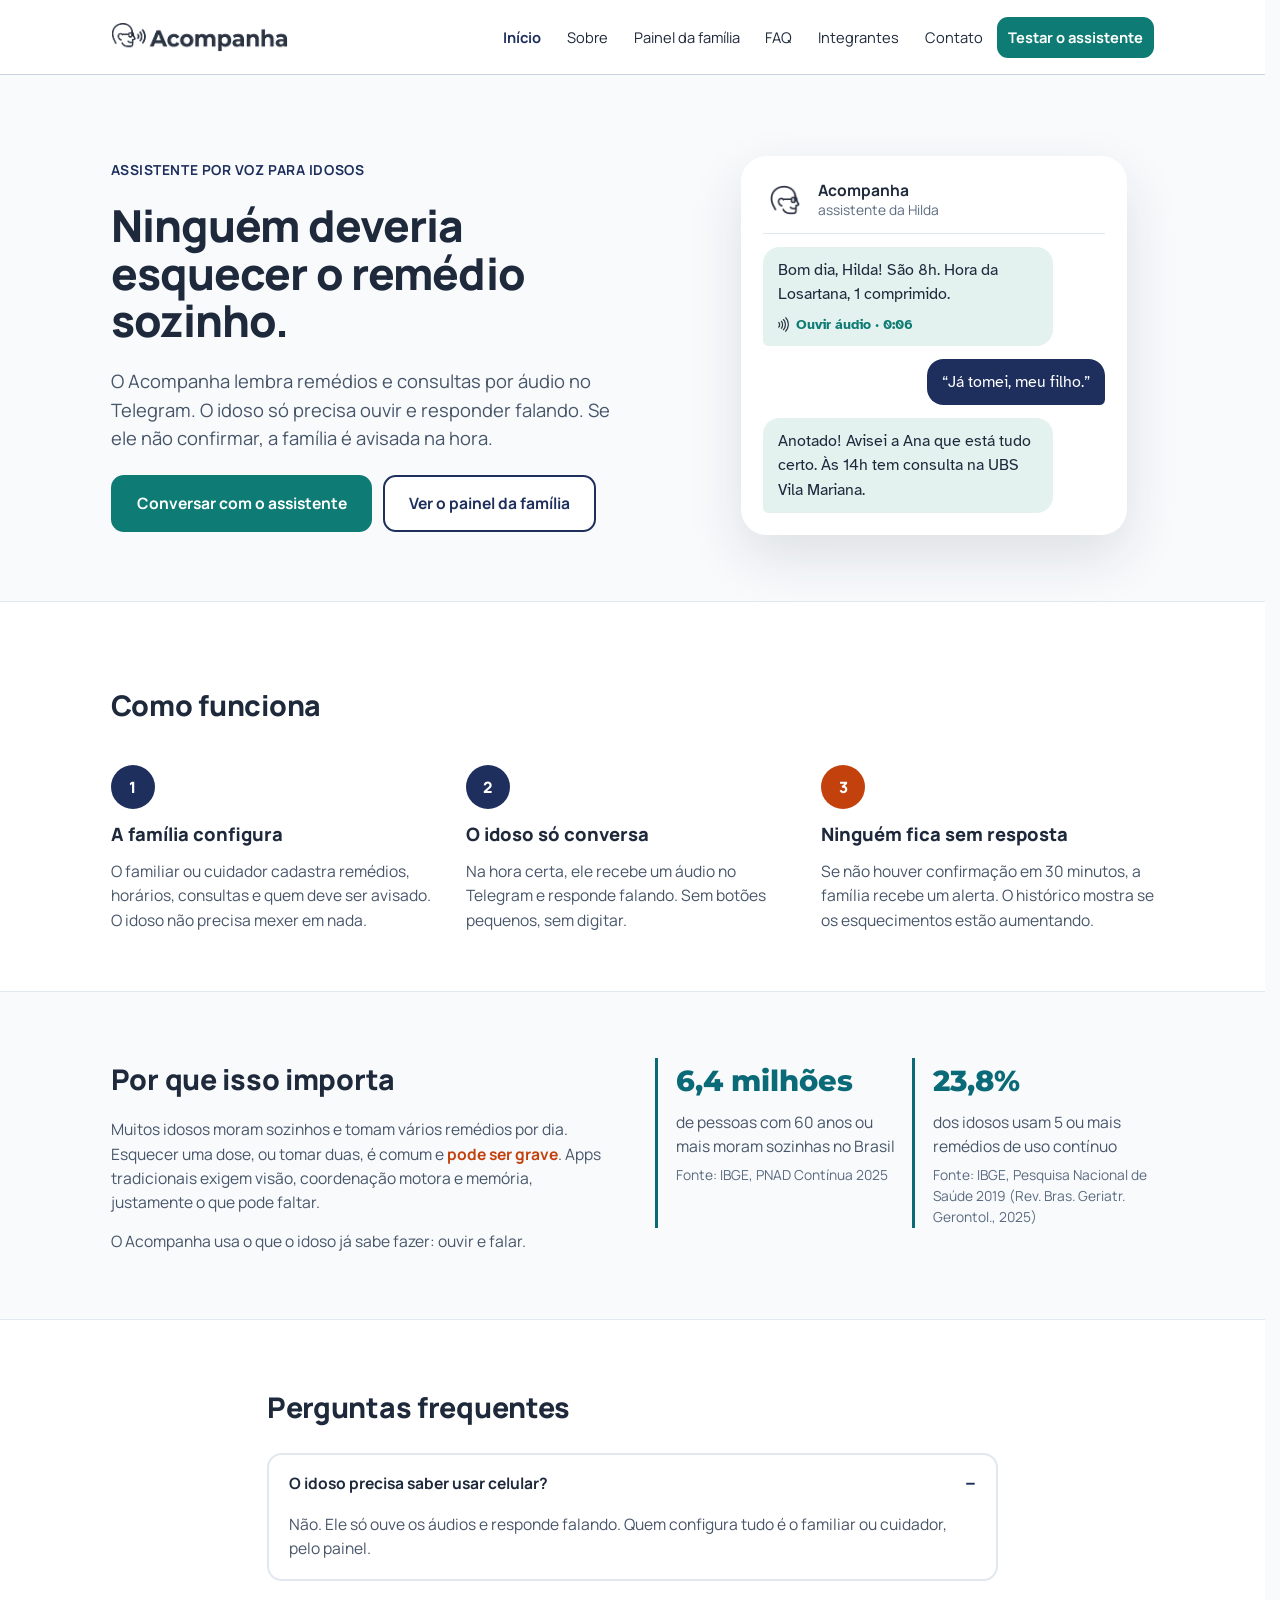
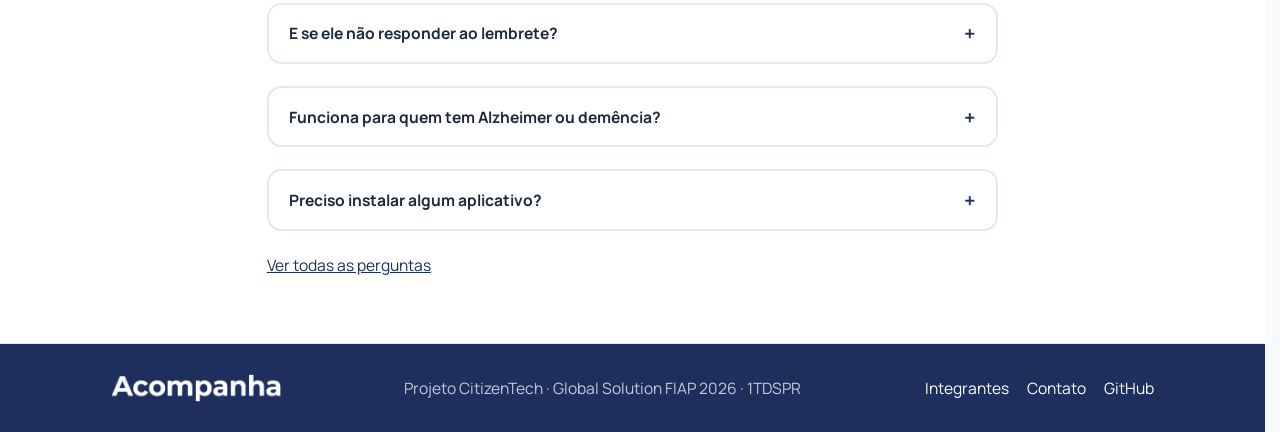
<file: index.html>
<!DOCTYPE html>
<html lang="pt-BR">
<head>
  <meta charset="UTF-8">
  <meta name="viewport" content="width=device-width, initial-scale=1.0">
  <title>Acompanha — Assistente por voz para idosos</title>
  <link rel="icon" type="image/png" href="assets/icons/favicon.png">
  <link rel="preconnect" href="https://fonts.googleapis.com">
  <link rel="preconnect" href="https://fonts.gstatic.com" crossorigin>
  <link href="https://fonts.googleapis.com/css2?family=Manrope:wght@400;500;600;700;800&amp;family=Montserrat:wght@800&amp;family=Atkinson+Hyperlegible:wght@400;700&amp;display=swap" rel="stylesheet">
  <link rel="stylesheet" href="css/style.css">
</head>
<body>
  <header class="cabecalho">
    <div class="cabecalho__conteudo">
      <a class="cabecalho__logo" href="index.html">
        <img src="assets/images/logo-acompanha@1x.png"
             srcset="assets/images/logo-acompanha@1x.png 1x, assets/images/logo-acompanha@2x.png 2x, assets/images/logo-acompanha@3x.png 3x"
             alt="Acompanha — início" width="193" height="32">
      </a>
      <button class="menu-botao" type="button" aria-expanded="false" aria-controls="navegacao" aria-label="Abrir menu">
        <img src="assets/icons/icone-conectividade.png" alt="" width="74" height="96">
      </button>
      <nav class="navegacao" id="navegacao" aria-label="Menu principal">
        <ul class="menu">
          <li><a class="menu__link menu__link--ativo" href="index.html" aria-current="page">Início</a></li>
          <li><a class="menu__link" href="sobre.html">Sobre</a></li>
          <li><a class="menu__link" href="painel.html">Painel da família</a></li>
          <li><a class="menu__link" href="faq.html">FAQ</a></li>
          <li><a class="menu__link" href="integrantes.html">Integrantes</a></li>
          <li><a class="menu__link" href="contato.html">Contato</a></li>
          <li><a class="menu__link menu__link--destaque" href="assistente.html">Testar o assistente</a></li>
        </ul>
      </nav>
    </div>
  </header>

  <main>
    <section class="hero" aria-labelledby="titulo-hero">
      <div class="hero__texto">
        <p class="sobretitulo">Assistente por voz para idosos</p>
        <h1 class="hero__titulo" id="titulo-hero">Ninguém deveria esquecer o remédio sozinho.</h1>
        <p class="texto-destaque">O Acompanha lembra remédios e consultas por áudio no Telegram. O idoso só precisa ouvir e responder falando. Se ele não confirmar, a família é avisada na hora.</p>
        <div class="botoes">
          <a class="botao botao--assistente" href="assistente.html">Conversar com o assistente</a>
          <a class="botao botao--secundario" href="painel.html">Ver o painel da família</a>
        </div>
      </div>

      <div class="hero__visual">
        <figure class="conversa" aria-label="Exemplo de conversa no Telegram">
          <figcaption class="conversa__topo">
            <img class="conversa__avatar" src="assets/icons/icone-rosto.png" alt="" width="48" height="48">
            <span class="conversa__nome">
              <strong>Acompanha</strong>
              <span>assistente da Hilda</span>
            </span>
          </figcaption>
          <p class="balao balao--assistente">
            Bom dia, Hilda! São 8h. Hora da Losartana, 1 comprimido.
            <span class="balao__audio">
              <img src="assets/icons/icone-conectividade.png" alt="" width="12" height="16">
              Ouvir áudio · 0:06
            </span>
          </p>
          <p class="balao balao--idoso">“Já tomei, meu filho.”</p>
          <p class="balao balao--assistente">Anotado! Avisei a Ana que está tudo certo. Às 14h tem consulta na UBS Vila Mariana.</p>
        </figure>
      </div>
    </section>

    <section class="faixa-branca" aria-labelledby="titulo-como">
      <div class="secao passos__conteudo">
        <h2 class="titulo-secao" id="titulo-como">Como funciona</h2>
        <ol class="passos">
          <li class="passo">
            <span class="passo__numero">1</span>
            <h3 class="passo__titulo">A família configura</h3>
            <p class="texto-suave">O familiar ou cuidador cadastra remédios, horários, consultas e quem deve ser avisado. O idoso não precisa mexer em nada.</p>
          </li>
          <li class="passo">
            <span class="passo__numero">2</span>
            <h3 class="passo__titulo">O idoso só conversa</h3>
            <p class="texto-suave">Na hora certa, ele recebe um áudio no Telegram e responde falando. Sem botões pequenos, sem digitar.</p>
          </li>
          <li class="passo">
            <span class="passo__numero passo__numero--alerta">3</span>
            <h3 class="passo__titulo">Ninguém fica sem resposta</h3>
            <p class="texto-suave">Se não houver confirmação em 30 minutos, a família recebe um alerta. O histórico mostra se os esquecimentos estão aumentando.</p>
          </li>
        </ol>
      </div>
    </section>

    <section class="secao importancia" aria-labelledby="titulo-porque">
      <div class="importancia__texto">
        <h2 class="titulo-secao" id="titulo-porque">Por que isso importa</h2>
        <p class="texto-suave">Muitos idosos moram sozinhos e tomam vários remédios por dia. Esquecer uma dose, ou tomar duas, é comum e <strong class="texto-alerta">pode ser grave</strong>. Apps tradicionais exigem visão, coordenação motora e memória, justamente o que pode faltar.</p>
        <p class="texto-suave">O Acompanha usa o que o idoso já sabe fazer: ouvir e falar.</p>
      </div>
      <div class="importancia__dados">
        <div class="dado">
          <p class="dado__valor">6,4 milhões</p>
          <p class="dado__descricao">de pessoas com 60 anos ou mais moram sozinhas no Brasil</p>
          <p class="dado__fonte">Fonte: IBGE, PNAD Contínua 2025</p>
        </div>
        <div class="dado">
          <p class="dado__valor">23,8%</p>
          <p class="dado__descricao">dos idosos usam 5 ou mais remédios de uso contínuo</p>
          <p class="dado__fonte">Fonte: IBGE, Pesquisa Nacional de Saúde 2019 (Rev. Bras. Geriatr. Gerontol., 2025)</p>
        </div>
      </div>
    </section>

    <section class="faixa-branca" aria-labelledby="titulo-faq">
      <div class="faq-previa">
        <h2 class="titulo-secao" id="titulo-faq">Perguntas frequentes</h2>
        <!-- name: só uma pergunta aberta por vez -->
        <div class="faq-previa__lista">
          <details class="pergunta" name="faq-inicio" open>
            <summary class="pergunta__titulo">O idoso precisa saber usar celular?</summary>
            <p class="pergunta__resposta">Não. Ele só ouve os áudios e responde falando. Quem configura tudo é o familiar ou cuidador, pelo painel.</p>
          </details>
          <details class="pergunta" name="faq-inicio">
            <summary class="pergunta__titulo">E se ele não responder ao lembrete?</summary>
            <p class="pergunta__resposta">O assistente tenta de novo e, se não houver confirmação em 30 minutos, envia um alerta para o familiar cadastrado.</p>
          </details>
          <details class="pergunta" name="faq-inicio">
            <summary class="pergunta__titulo">Funciona para quem tem Alzheimer ou demência?</summary>
            <p class="pergunta__resposta">O sistema não depende da memória do idoso: ele pergunta, confirma e registra. Respostas confusas ou repetidas também geram aviso para a família.</p>
          </details>
          <details class="pergunta" name="faq-inicio">
            <summary class="pergunta__titulo">Preciso instalar algum aplicativo?</summary>
            <p class="pergunta__resposta">Só o Telegram, que é gratuito. O painel da família funciona direto no navegador.</p>
          </details>
        </div>
        <p><a href="faq.html">Ver todas as perguntas</a></p>
      </div>
    </section>
  </main>

  <footer class="rodape">
    <div class="rodape__conteudo">
      <img class="rodape__logo" src="assets/images/logo-texto-branco.png" alt="Acompanha" width="186" height="30">
      <p class="rodape__texto">Projeto CitizenTech · Global Solution FIAP 2026 · 1TDSPR</p>
      <ul class="rodape__links">
        <li><a href="integrantes.html">Integrantes</a></li>
        <li><a href="contato.html">Contato</a></li>
        <li><a href="https://github.com/linorepos/acompanha-frontend" target="_blank" rel="noopener noreferrer">GitHub</a></li>
      </ul>
    </div>
  </footer>

  <script src="js/menu.js"></script>
</body>
</html>
</file>
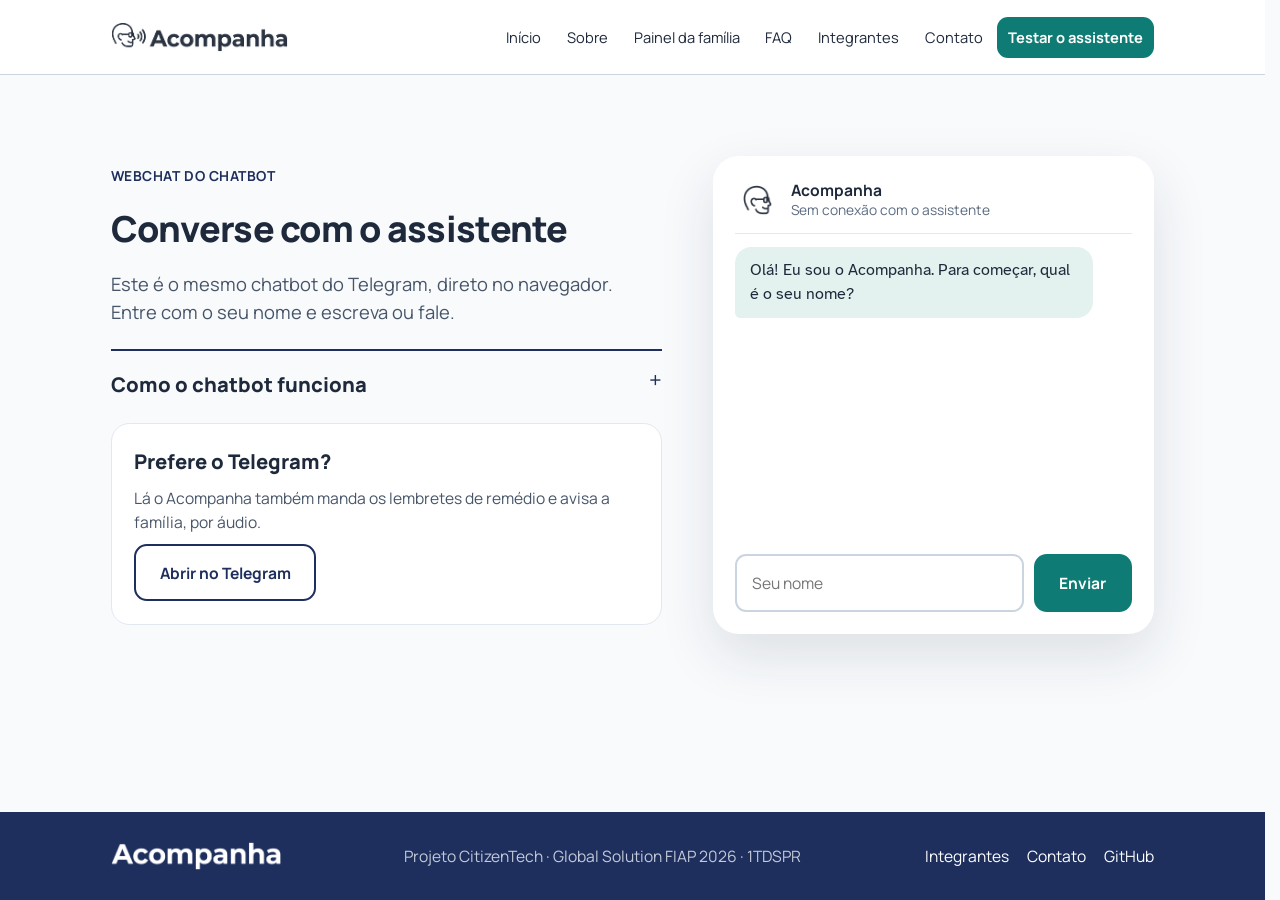
<file: assistente.html>
<!DOCTYPE html>
<html lang="pt-BR">
<head>
  <meta charset="UTF-8">
  <meta name="viewport" content="width=device-width, initial-scale=1.0">
  <title>Converse com o assistente — Acompanha</title>
  <link rel="icon" type="image/png" href="assets/icons/favicon.png">
  <link rel="preconnect" href="https://fonts.googleapis.com">
  <link rel="preconnect" href="https://fonts.gstatic.com" crossorigin>
  <link href="https://fonts.googleapis.com/css2?family=Manrope:wght@400;500;600;700;800&amp;family=Montserrat:wght@800&amp;family=Atkinson+Hyperlegible:wght@400;700&amp;display=swap" rel="stylesheet">
  <link rel="stylesheet" href="css/style.css">
  <link rel="stylesheet" href="css/assistente.css">
</head>
<body>
  <header class="cabecalho">
    <div class="cabecalho__conteudo">
      <a class="cabecalho__logo" href="index.html">
        <img src="assets/images/logo-acompanha@1x.png"
             srcset="assets/images/logo-acompanha@1x.png 1x, assets/images/logo-acompanha@2x.png 2x, assets/images/logo-acompanha@3x.png 3x"
             alt="Acompanha — início" width="120" height="32">
      </a>
      <button class="menu-botao" type="button" aria-expanded="false" aria-controls="navegacao" aria-label="Abrir menu">
        <img src="assets/icons/icone-conectividade.png" alt="" width="74" height="96">
      </button>
      <nav class="navegacao" id="navegacao" aria-label="Menu principal">
        <ul class="menu">
          <li><a class="menu__link" href="index.html">Início</a></li>
          <li><a class="menu__link" href="sobre.html">Sobre</a></li>
          <li><a class="menu__link" href="painel.html">Painel da família</a></li>
          <li><a class="menu__link" href="faq.html">FAQ</a></li>
          <li><a class="menu__link" href="integrantes.html">Integrantes</a></li>
          <li><a class="menu__link" href="contato.html">Contato</a></li>
          <li><a class="menu__link menu__link--destaque" href="assistente.html" aria-current="page">Testar o assistente</a></li>
        </ul>
      </nav>
    </div>
  </header>

  <main>
    <!-- Página da solução 2: Webchat do chatbot -->
    <div class="hero">
      <div class="hero__texto">
        <p class="sobretitulo">Webchat do chatbot</p>
        <h1 class="titulo-pagina">Converse com o assistente</h1>
        <p class="texto-destaque">Este é o mesmo chatbot do Telegram, direto no navegador. Entre com o seu nome e escreva ou fale.</p>

        <details class="pilar pilar--destaque">
          <summary class="pilar__resumo">
            <h2 class="pilar__titulo">Como o chatbot funciona</h2>
          </summary>
          <p class="texto-suave pilar__texto">Esta página é o Webchat do chatbot e foi feita para cumprir os requisitos de AI &amp; Chatbot da Global Solution. Ele entende 5 intenções (remédio, confirmar dose, consulta, pedir ajuda e falar com a família) e 5 entidades por IA, no Node-RED, com contexto por conversa.</p>
        </details>
        <div class="pilar">
          <h2 class="pilar__titulo">Prefere o Telegram?</h2>
          <p class="texto-suave">Lá o Acompanha também manda os lembretes de remédio e avisa a família, por áudio.</p>
          <a class="botao botao--secundario link-telegram" href="https://t.me/AcompanhaBot" target="_blank" rel="noopener noreferrer">Abrir no Telegram</a>
        </div>
      </div>

      <div class="hero__visual">
        <section class="conversa chat" aria-labelledby="chat-titulo">
          <header class="conversa__topo">
            <img class="conversa__avatar" src="assets/icons/icone-rosto.png" alt="" width="48" height="48">
            <span class="conversa__nome chat__topo-nome">
              <strong id="chat-titulo">Acompanha</strong>
              <span id="chat-status">Conectando...</span>
            </span>
            <button class="botao botao--secundario chat__sair escondido" id="chat-sair" type="button">Sair</button>
          </header>

          <ol class="chat__mensagens" id="chat-mensagens" aria-live="polite" aria-label="Conversa com o Acompanha"></ol>

          <div>
            <div id="chat-acoes" class="escondido">
              <button class="botao botao--assistente microfone" id="microfone" type="button" aria-pressed="false">
                <span aria-hidden="true">&#127908;</span> <span id="microfone-texto">Toque aqui e fale</span>
              </button>
              <div class="botoes chat__sugestoes" role="group" aria-label="Sugestões de mensagem">
                <button class="botao botao--secundario sugestao" type="button">Já tomei</button>
                <button class="botao botao--secundario sugestao" type="button">Minhas consultas</button>
                <button class="botao botao--secundario sugestao" type="button">Preciso de ajuda</button>
                <button class="botao botao--secundario sugestao" type="button">Falar com a família</button>
              </div>
            </div>

            <form class="chat__form" id="chat-form" novalidate>
              <label class="oculto" for="chat-texto">Sua mensagem</label>
              <input class="campo__entrada" id="chat-texto" type="text" maxlength="500" autocomplete="off" placeholder="Seu nome">
              <button class="botao botao--assistente" id="chat-enviar" type="submit">Enviar</button>
            </form>
            <p class="chat__erro" id="chat-erro" role="alert"></p>
          </div>
        </section>
      </div>
    </div>
  </main>

  <footer class="rodape">
    <div class="rodape__conteudo">
      <img class="rodape__logo" src="assets/images/logo-texto-branco.png" alt="Acompanha" width="186" height="30">
      <p class="rodape__texto">Projeto CitizenTech · Global Solution FIAP 2026 · 1TDSPR</p>
      <ul class="rodape__links">
        <li><a href="integrantes.html">Integrantes</a></li>
        <li><a href="contato.html">Contato</a></li>
        <li><a href="https://github.com/linorepos/acompanha-frontend" target="_blank" rel="noopener noreferrer">GitHub</a></li>
      </ul>
    </div>
  </footer>

  <script src="js/menu.js"></script>
  <script src="js/config.js"></script>
  <script src="js/assistente.js"></script>
</body>
</html>
</file>
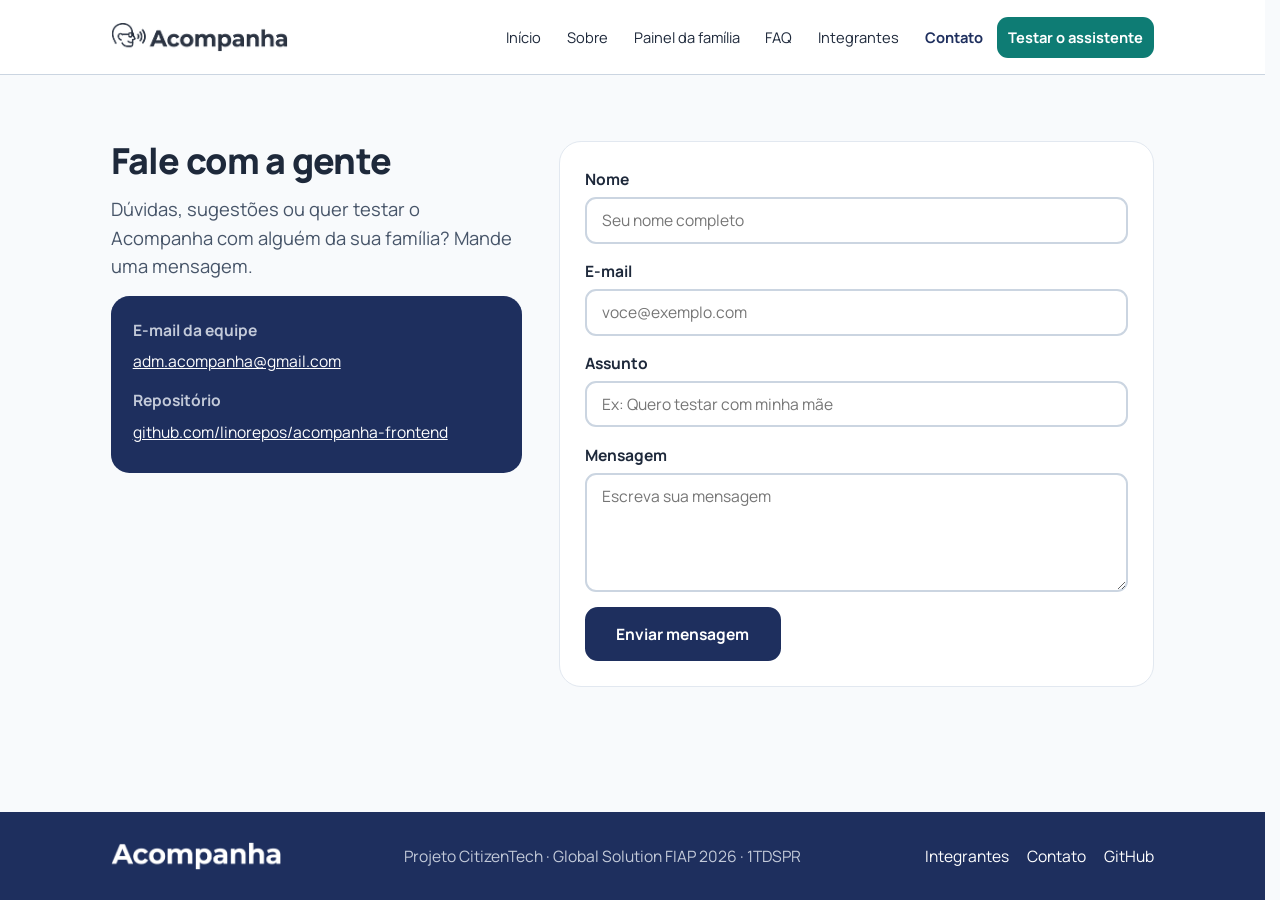
<file: contato.html>
<!DOCTYPE html>
<html lang="pt-BR">
<head>
  <meta charset="UTF-8">
  <meta name="viewport" content="width=device-width, initial-scale=1.0">
  <title>Contato — Acompanha</title>
  <link rel="icon" type="image/png" href="assets/icons/favicon.png">
  <link rel="preconnect" href="https://fonts.googleapis.com">
  <link rel="preconnect" href="https://fonts.gstatic.com" crossorigin>
  <link href="https://fonts.googleapis.com/css2?family=Manrope:wght@400;500;600;700;800&amp;family=Montserrat:wght@800&amp;family=Atkinson+Hyperlegible:wght@400;700&amp;display=swap" rel="stylesheet">
  <link rel="stylesheet" href="css/style.css">
</head>
<body>
  <header class="cabecalho">
    <div class="cabecalho__conteudo">
      <a class="cabecalho__logo" href="index.html">
        <img src="assets/images/logo-acompanha@1x.png"
             srcset="assets/images/logo-acompanha@1x.png 1x, assets/images/logo-acompanha@2x.png 2x, assets/images/logo-acompanha@3x.png 3x"
             alt="Acompanha — início" width="193" height="32">
      </a>
      <button class="menu-botao" type="button" aria-expanded="false" aria-controls="navegacao" aria-label="Abrir menu">
        <img src="assets/icons/icone-conectividade.png" alt="" width="74" height="96">
      </button>
      <nav class="navegacao" id="navegacao" aria-label="Menu principal">
        <ul class="menu">
          <li><a class="menu__link" href="index.html">Início</a></li>
          <li><a class="menu__link" href="sobre.html">Sobre</a></li>
          <li><a class="menu__link" href="painel.html">Painel da família</a></li>
          <li><a class="menu__link" href="faq.html">FAQ</a></li>
          <li><a class="menu__link" href="integrantes.html">Integrantes</a></li>
          <li><a class="menu__link menu__link--ativo" href="contato.html" aria-current="page">Contato</a></li>
          <li><a class="menu__link menu__link--destaque" href="assistente.html">Testar o assistente</a></li>
        </ul>
      </nav>
    </div>
  </header>

  <main>
    <section class="contato" aria-labelledby="titulo-pagina">
      <div class="contato__info">
        <h1 class="titulo-pagina" id="titulo-pagina">Fale com a gente</h1>
        <p class="texto-suave">Dúvidas, sugestões ou quer testar o Acompanha com alguém da sua família? Mande uma mensagem.</p>
        <dl class="contato__dados">
          <dt>E-mail da equipe</dt>
          <dd><a href="mailto:adm.acompanha@gmail.com">adm.acompanha@gmail.com</a></dd>
          <dt>Repositório</dt>
          <dd><a href="https://github.com/linorepos/acompanha-frontend" target="_blank" rel="noopener noreferrer">github.com/linorepos/acompanha-frontend</a></dd>
        </dl>
      </div>

      <form class="formulario" id="form-contato" action="#" method="post" novalidate>
        <label class="campo" for="nome">Nome
          <input class="campo__entrada" type="text" id="nome" name="nome" aria-describedby="erro-nome" placeholder="Seu nome completo">
          <span class="campo__erro" id="erro-nome"></span>
        </label>
        <label class="campo" for="email">E-mail
          <input class="campo__entrada" type="email" id="email" name="email" aria-describedby="erro-email" placeholder="voce@exemplo.com">
          <span class="campo__erro" id="erro-email"></span>
        </label>
        <label class="campo" for="assunto">Assunto
          <input class="campo__entrada" type="text" id="assunto" name="assunto" aria-describedby="erro-assunto" placeholder="Ex: Quero testar com minha mãe">
          <span class="campo__erro" id="erro-assunto"></span>
        </label>
        <label class="campo" for="mensagem">Mensagem
          <textarea class="campo__entrada" id="mensagem" name="mensagem" aria-describedby="erro-mensagem" rows="4" placeholder="Escreva sua mensagem"></textarea>
          <span class="campo__erro" id="erro-mensagem"></span>
        </label>
        <button type="submit" class="botao botao--principal" id="botao-enviar">Enviar mensagem</button>
        <p class="formulario__status" id="status-contato" role="status" aria-live="polite"></p>
      </form>
    </section>
  </main>

  <footer class="rodape">
    <div class="rodape__conteudo">
      <img class="rodape__logo" src="assets/images/logo-texto-branco.png" alt="Acompanha" width="186" height="30">
      <p class="rodape__texto">Projeto CitizenTech · Global Solution FIAP 2026 · 1TDSPR</p>
      <ul class="rodape__links">
        <li><a href="integrantes.html">Integrantes</a></li>
        <li><a href="contato.html">Contato</a></li>
        <li><a href="https://github.com/linorepos/acompanha-frontend" target="_blank" rel="noopener noreferrer">GitHub</a></li>
      </ul>
    </div>
  </footer>

  <script src="js/menu.js"></script>
  <script src="js/contato.js"></script>
</body>
</html>
</file>
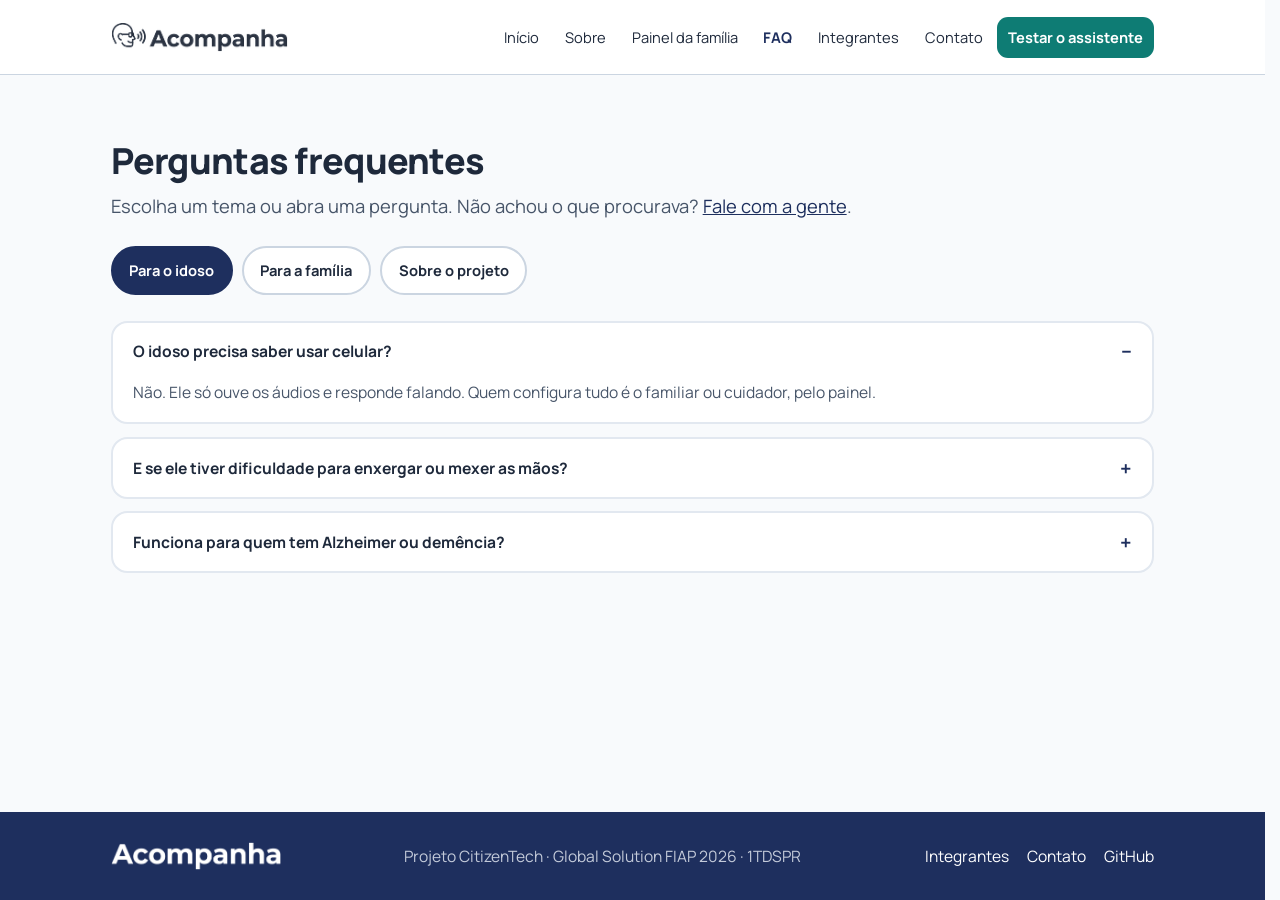
<file: faq.html>
<!DOCTYPE html>
<html lang="pt-BR">
<head>
  <meta charset="UTF-8">
  <meta name="viewport" content="width=device-width, initial-scale=1.0">
  <title>Perguntas frequentes — Acompanha</title>
  <link rel="icon" type="image/png" href="assets/icons/favicon.png">
  <link rel="preconnect" href="https://fonts.googleapis.com">
  <link rel="preconnect" href="https://fonts.gstatic.com" crossorigin>
  <link href="https://fonts.googleapis.com/css2?family=Manrope:wght@400;500;600;700;800&amp;family=Montserrat:wght@800&amp;family=Atkinson+Hyperlegible:wght@400;700&amp;display=swap" rel="stylesheet">
  <link rel="stylesheet" href="css/style.css">
</head>
<body>
  <header class="cabecalho">
    <div class="cabecalho__conteudo">
      <a class="cabecalho__logo" href="index.html">
        <img src="assets/images/logo-acompanha@1x.png"
             srcset="assets/images/logo-acompanha@1x.png 1x, assets/images/logo-acompanha@2x.png 2x, assets/images/logo-acompanha@3x.png 3x"
             alt="Acompanha — início" width="193" height="32">
      </a>
      <button class="menu-botao" type="button" aria-expanded="false" aria-controls="navegacao" aria-label="Abrir menu">
        <img src="assets/icons/icone-conectividade.png" alt="" width="74" height="96">
      </button>
      <nav class="navegacao" id="navegacao" aria-label="Menu principal">
        <ul class="menu">
          <li><a class="menu__link" href="index.html">Início</a></li>
          <li><a class="menu__link" href="sobre.html">Sobre</a></li>
          <li><a class="menu__link" href="painel.html">Painel da família</a></li>
          <li><a class="menu__link menu__link--ativo" href="faq.html" aria-current="page">FAQ</a></li>
          <li><a class="menu__link" href="integrantes.html">Integrantes</a></li>
          <li><a class="menu__link" href="contato.html">Contato</a></li>
          <li><a class="menu__link menu__link--destaque" href="assistente.html">Testar o assistente</a></li>
        </ul>
      </nav>
    </div>
  </header>

  <main>
    <section class="faq" aria-labelledby="titulo-pagina">
      <div class="faq__cabecalho">
        <h1 class="titulo-pagina" id="titulo-pagina">Perguntas frequentes</h1>
        <p class="texto-suave">Escolha um tema ou abra uma pergunta. Não achou o que procurava? <a href="contato.html">Fale com a gente</a>.</p>
      </div>

      <div class="filtros" aria-label="Filtrar por tema">
        <button type="button" class="filtro filtro--ativo" data-tema="idoso">Para o idoso</button>
        <button type="button" class="filtro" data-tema="familia">Para a família</button>
        <button type="button" class="filtro" data-tema="projeto">Sobre o projeto</button>
      </div>

      <div class="faq__lista">
        <details class="pergunta" name="faq" data-tema="idoso" open>
          <summary class="pergunta__titulo">
            O idoso precisa saber usar celular?
          </summary>
          <p class="pergunta__resposta">Não. Ele só ouve os áudios e responde falando. Quem configura tudo é o familiar ou cuidador, pelo painel.</p>
        </details>
        <details class="pergunta" name="faq" data-tema="idoso">
          <summary class="pergunta__titulo">
            E se ele tiver dificuldade para enxergar ou mexer as mãos?
          </summary>
          <p class="pergunta__resposta">Toda a conversa pode ser feita por voz, sem botões pequenos e sem digitar.</p>
        </details>
        <details class="pergunta" name="faq" data-tema="idoso">
          <summary class="pergunta__titulo">
            Funciona para quem tem Alzheimer ou demência?
          </summary>
          <p class="pergunta__resposta">O sistema não depende da memória do idoso: pergunta, confirma e registra. Respostas confusas ou repetidas também geram aviso para a família.</p>
        </details>
        <details class="pergunta" name="faq" data-tema="familia">
          <summary class="pergunta__titulo">
            E se ele não responder ao lembrete?
          </summary>
          <p class="pergunta__resposta">O assistente tenta de novo e, sem confirmação em 30 minutos, envia um alerta para o familiar cadastrado.</p>
        </details>
        <details class="pergunta" name="faq" data-tema="familia">
          <summary class="pergunta__titulo">
            Posso cadastrar mais de um familiar?
          </summary>
          <p class="pergunta__resposta">Sim. Vários familiares ou cuidadores podem receber os alertas e ver o histórico.</p>
        </details>
        <details class="pergunta" name="faq" data-tema="familia">
          <summary class="pergunta__titulo">
            Consigo ver se ele está esquecendo mais?
          </summary>
          <p class="pergunta__resposta">Sim. O painel mostra o histórico da semana e destaca os dias com doses não confirmadas.</p>
        </details>
        <details class="pergunta" name="faq" data-tema="projeto">
          <summary class="pergunta__titulo">
            Preciso instalar algum aplicativo?
          </summary>
          <p class="pergunta__resposta">Só o Telegram, que é gratuito. O painel da família funciona direto no navegador.</p>
        </details>
        <details class="pergunta" name="faq" data-tema="projeto">
          <summary class="pergunta__titulo">
            Quem desenvolveu o Acompanha?
          </summary>
          <p class="pergunta__resposta">Um grupo de alunos do 1º ano de Análise e Desenvolvimento de Sistemas da FIAP, como projeto da Global Solution 2026.</p>
        </details>
      </div>
    </section>
  </main>

  <footer class="rodape">
    <div class="rodape__conteudo">
      <img class="rodape__logo" src="assets/images/logo-texto-branco.png" alt="Acompanha" width="186" height="30">
      <p class="rodape__texto">Projeto CitizenTech · Global Solution FIAP 2026 · 1TDSPR</p>
      <ul class="rodape__links">
        <li><a href="integrantes.html">Integrantes</a></li>
        <li><a href="contato.html">Contato</a></li>
        <li><a href="https://github.com/linorepos/acompanha-frontend" target="_blank" rel="noopener noreferrer">GitHub</a></li>
      </ul>
    </div>
  </footer>

  <script src="js/menu.js"></script>
  <script src="js/faq.js"></script>
</body>
</html>
</file>
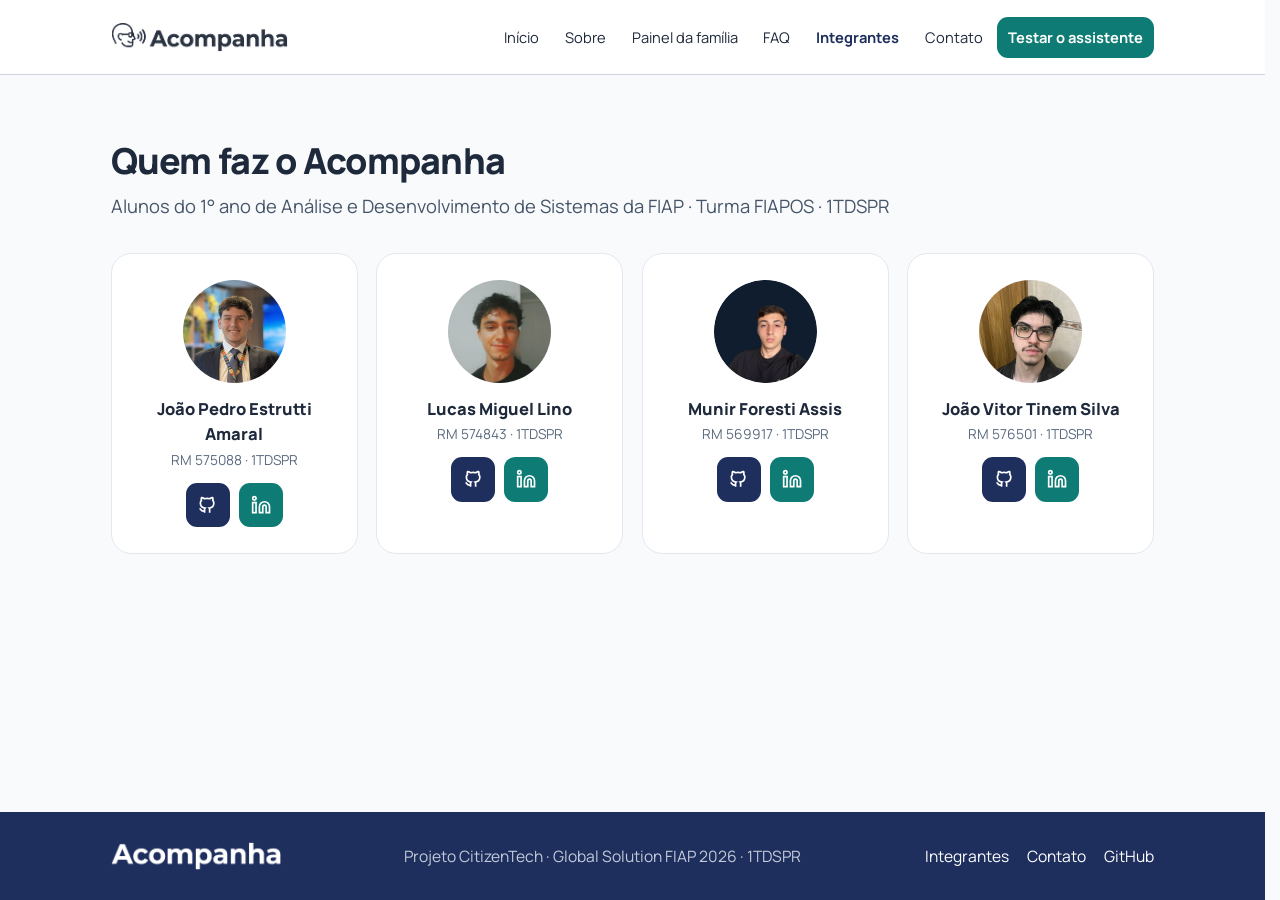
<file: integrantes.html>
<!DOCTYPE html>
<html lang="pt-BR">
<head>
  <meta charset="UTF-8">
  <meta name="viewport" content="width=device-width, initial-scale=1.0">
  <title>Integrantes — Acompanha</title>
  <link rel="icon" type="image/png" href="assets/icons/favicon.png">
  <link rel="preconnect" href="https://fonts.googleapis.com">
  <link rel="preconnect" href="https://fonts.gstatic.com" crossorigin>
  <link href="https://fonts.googleapis.com/css2?family=Manrope:wght@400;500;600;700;800&amp;family=Montserrat:wght@800&amp;family=Atkinson+Hyperlegible:wght@400;700&amp;display=swap" rel="stylesheet">
  <link rel="stylesheet" href="css/style.css">
</head>
<body>
  <header class="cabecalho">
    <div class="cabecalho__conteudo">
      <a class="cabecalho__logo" href="index.html">
        <img src="assets/images/logo-acompanha@1x.png"
             srcset="assets/images/logo-acompanha@1x.png 1x, assets/images/logo-acompanha@2x.png 2x, assets/images/logo-acompanha@3x.png 3x"
             alt="Acompanha — início" width="193" height="32">
      </a>
      <button class="menu-botao" type="button" aria-expanded="false" aria-controls="navegacao" aria-label="Abrir menu">
        <img src="assets/icons/icone-conectividade.png" alt="" width="74" height="96">
      </button>
      <nav class="navegacao" id="navegacao" aria-label="Menu principal">
        <ul class="menu">
          <li><a class="menu__link" href="index.html">Início</a></li>
          <li><a class="menu__link" href="sobre.html">Sobre</a></li>
          <li><a class="menu__link" href="painel.html">Painel da família</a></li>
          <li><a class="menu__link" href="faq.html">FAQ</a></li>
          <li><a class="menu__link menu__link--ativo" href="integrantes.html" aria-current="page">Integrantes</a></li>
          <li><a class="menu__link" href="contato.html">Contato</a></li>
          <li><a class="menu__link menu__link--destaque" href="assistente.html">Testar o assistente</a></li>
        </ul>
      </nav>
    </div>
  </header>

  <main>
    <section class="equipe" aria-labelledby="titulo-pagina">
      <div class="equipe__cabecalho">
        <h1 class="titulo-pagina" id="titulo-pagina">Quem faz o Acompanha</h1>
        <p class="texto-suave">Alunos do 1° ano de Análise e Desenvolvimento de Sistemas da FIAP · Turma FIAPOS · 1TDSPR </p>
      </div>

      <ul class="equipe__lista">
        <li class="integrante">
          <img class="integrante__foto" src="assets/images/integrantes/joao-pedro.jpg" alt="Foto de João Pedro Estrutti Amaral" width="120" height="120">
          <div class="integrante__dados">
            <h2 class="integrante__nome">João Pedro Estrutti Amaral</h2>
            <p class="integrante__rm">RM 575088 · 1TDSPR</p>
          </div>
          <ul class="integrante__links">
            <li><a class="link-github" href="https://github.com/EstruttiJP" target="_blank" rel="noopener noreferrer" aria-label="GitHub de João Pedro Estrutti Amaral">
                <svg width="22" height="22" viewBox="0 0 24 24" fill="none" stroke="currentColor" stroke-width="2" aria-hidden="true"><path d="M9 19c-4.3 1.4-4.3-2.5-6-3m12 5v-3.5c0-1 .1-1.4-.5-2 2.8-.3 5.5-1.4 5.5-6a4.6 4.6 0 0 0-1.3-3.2 4.2 4.2 0 0 0-.1-3.2s-1.1-.3-3.5 1.3a12.3 12.3 0 0 0-6.2 0C6.5 2.8 5.4 3.1 5.4 3.1a4.2 4.2 0 0 0-.1 3.2A4.6 4.6 0 0 0 4 9.5c0 4.6 2.7 5.7 5.5 6-.6.6-.6 1.2-.5 2V21"></path></svg>
              </a></li>
            <li><a class="link-linkedin" href="https://www.linkedin.com/in/joao-pedro-estrutti/" target="_blank" rel="noopener noreferrer" aria-label="LinkedIn de João Pedro Estrutti Amaral">
                <svg width="22" height="22" viewBox="0 0 24 24" fill="none" stroke="currentColor" stroke-width="2" aria-hidden="true"><path d="M16 8a6 6 0 0 1 6 6v7h-4v-7a2 2 0 0 0-4 0v7h-4v-7a6 6 0 0 1 6-6z"></path><rect x="2" y="9" width="4" height="12"></rect><circle cx="4" cy="4" r="2"></circle></svg>
              </a></li>
          </ul>
        </li>
        <li class="integrante">
          <img class="integrante__foto" src="assets/images/integrantes/lucas-lino.png" alt="Foto de Lucas Miguel Lino" width="120" height="120">
          <div class="integrante__dados">
            <h2 class="integrante__nome">Lucas Miguel Lino</h2>
            <p class="integrante__rm">RM 574843 · 1TDSPR</p>
          </div>
          <ul class="integrante__links">
            <li><a class="link-github" href="https://github.com/linorepos" target="_blank" rel="noopener noreferrer" aria-label="GitHub de Lucas Miguel Lino">
                <svg width="22" height="22" viewBox="0 0 24 24" fill="none" stroke="currentColor" stroke-width="2" aria-hidden="true"><path d="M9 19c-4.3 1.4-4.3-2.5-6-3m12 5v-3.5c0-1 .1-1.4-.5-2 2.8-.3 5.5-1.4 5.5-6a4.6 4.6 0 0 0-1.3-3.2 4.2 4.2 0 0 0-.1-3.2s-1.1-.3-3.5 1.3a12.3 12.3 0 0 0-6.2 0C6.5 2.8 5.4 3.1 5.4 3.1a4.2 4.2 0 0 0-.1 3.2A4.6 4.6 0 0 0 4 9.5c0 4.6 2.7 5.7 5.5 6-.6.6-.6 1.2-.5 2V21"></path></svg>
              </a></li>
            <li><a class="link-linkedin" href="https://www.linkedin.com/in/lucas230lino" target="_blank" rel="noopener noreferrer" aria-label="LinkedIn de Lucas Miguel Lino">
                <svg width="22" height="22" viewBox="0 0 24 24" fill="none" stroke="currentColor" stroke-width="2" aria-hidden="true"><path d="M16 8a6 6 0 0 1 6 6v7h-4v-7a2 2 0 0 0-4 0v7h-4v-7a6 6 0 0 1 6-6z"></path><rect x="2" y="9" width="4" height="12"></rect><circle cx="4" cy="4" r="2"></circle></svg>
              </a></li>
          </ul>
        </li>
        <li class="integrante">
          <img class="integrante__foto" src="assets/images/integrantes/munir.jpeg" alt="Foto de Munir Foresti Assis" width="120" height="120">
          <div class="integrante__dados">
            <h2 class="integrante__nome">Munir Foresti Assis</h2>
            <p class="integrante__rm">RM 569917 · 1TDSPR</p>
          </div>
          <ul class="integrante__links">
            <li><a class="link-github" href="https://github.com/MunirAssis" target="_blank" rel="noopener noreferrer" aria-label="GitHub de Munir Foresti Assis">
                <svg width="22" height="22" viewBox="0 0 24 24" fill="none" stroke="currentColor" stroke-width="2" aria-hidden="true"><path d="M9 19c-4.3 1.4-4.3-2.5-6-3m12 5v-3.5c0-1 .1-1.4-.5-2 2.8-.3 5.5-1.4 5.5-6a4.6 4.6 0 0 0-1.3-3.2 4.2 4.2 0 0 0-.1-3.2s-1.1-.3-3.5 1.3a12.3 12.3 0 0 0-6.2 0C6.5 2.8 5.4 3.1 5.4 3.1a4.2 4.2 0 0 0-.1 3.2A4.6 4.6 0 0 0 4 9.5c0 4.6 2.7 5.7 5.5 6-.6.6-.6 1.2-.5 2V21"></path></svg>
              </a></li>
            <li><a class="link-linkedin" href="https://www.linkedin.com/in/munir-f-assis" target="_blank" rel="noopener noreferrer" aria-label="LinkedIn de Munir Foresti Assis">
                <svg width="22" height="22" viewBox="0 0 24 24" fill="none" stroke="currentColor" stroke-width="2" aria-hidden="true"><path d="M16 8a6 6 0 0 1 6 6v7h-4v-7a2 2 0 0 0-4 0v7h-4v-7a6 6 0 0 1 6-6z"></path><rect x="2" y="9" width="4" height="12"></rect><circle cx="4" cy="4" r="2"></circle></svg>
              </a></li>
          </ul>
        </li>
        <li class="integrante">
          <img class="integrante__foto" src="assets/images/integrantes/joao-tinem.jpeg" alt="Foto de João Vitor Tinem Silva" width="120" height="120">
          <div class="integrante__dados">
            <h2 class="integrante__nome">João Vitor Tinem Silva</h2>
            <p class="integrante__rm">RM 576501 · 1TDSPR</p>
          </div>
          <ul class="integrante__links">
            <li><a class="link-github" href="https://github.com/JoaoVitorTinem" target="_blank" rel="noopener noreferrer" aria-label="GitHub de João Vitor Tinem Silva">
                <svg width="22" height="22" viewBox="0 0 24 24" fill="none" stroke="currentColor" stroke-width="2" aria-hidden="true"><path d="M9 19c-4.3 1.4-4.3-2.5-6-3m12 5v-3.5c0-1 .1-1.4-.5-2 2.8-.3 5.5-1.4 5.5-6a4.6 4.6 0 0 0-1.3-3.2 4.2 4.2 0 0 0-.1-3.2s-1.1-.3-3.5 1.3a12.3 12.3 0 0 0-6.2 0C6.5 2.8 5.4 3.1 5.4 3.1a4.2 4.2 0 0 0-.1 3.2A4.6 4.6 0 0 0 4 9.5c0 4.6 2.7 5.7 5.5 6-.6.6-.6 1.2-.5 2V21"></path></svg>
              </a></li>
            <li><a class="link-linkedin" href="https://www.linkedin.com/in/jo%C3%A3o-vitor-tinem-35bbb4442" target="_blank" rel="noopener noreferrer" aria-label="LinkedIn de João Vitor Tinem Silva">
                <svg width="22" height="22" viewBox="0 0 24 24" fill="none" stroke="currentColor" stroke-width="2" aria-hidden="true"><path d="M16 8a6 6 0 0 1 6 6v7h-4v-7a2 2 0 0 0-4 0v7h-4v-7a6 6 0 0 1 6-6z"></path><rect x="2" y="9" width="4" height="12"></rect><circle cx="4" cy="4" r="2"></circle></svg>
              </a></li>
          </ul>
        </li>
      </ul>
    </section>
  </main>

  <footer class="rodape">
    <div class="rodape__conteudo">
      <img class="rodape__logo" src="assets/images/logo-texto-branco.png" alt="Acompanha" width="186" height="30">
      <p class="rodape__texto">Projeto CitizenTech · Global Solution FIAP 2026 · 1TDSPR</p>
      <ul class="rodape__links">
        <li><a href="integrantes.html">Integrantes</a></li>
        <li><a href="contato.html">Contato</a></li>
        <li><a href="https://github.com/linorepos/acompanha-frontend" target="_blank" rel="noopener noreferrer">GitHub</a></li>
      </ul>
    </div>
  </footer>

  <script src="js/menu.js"></script>
</body>
</html>
</file>
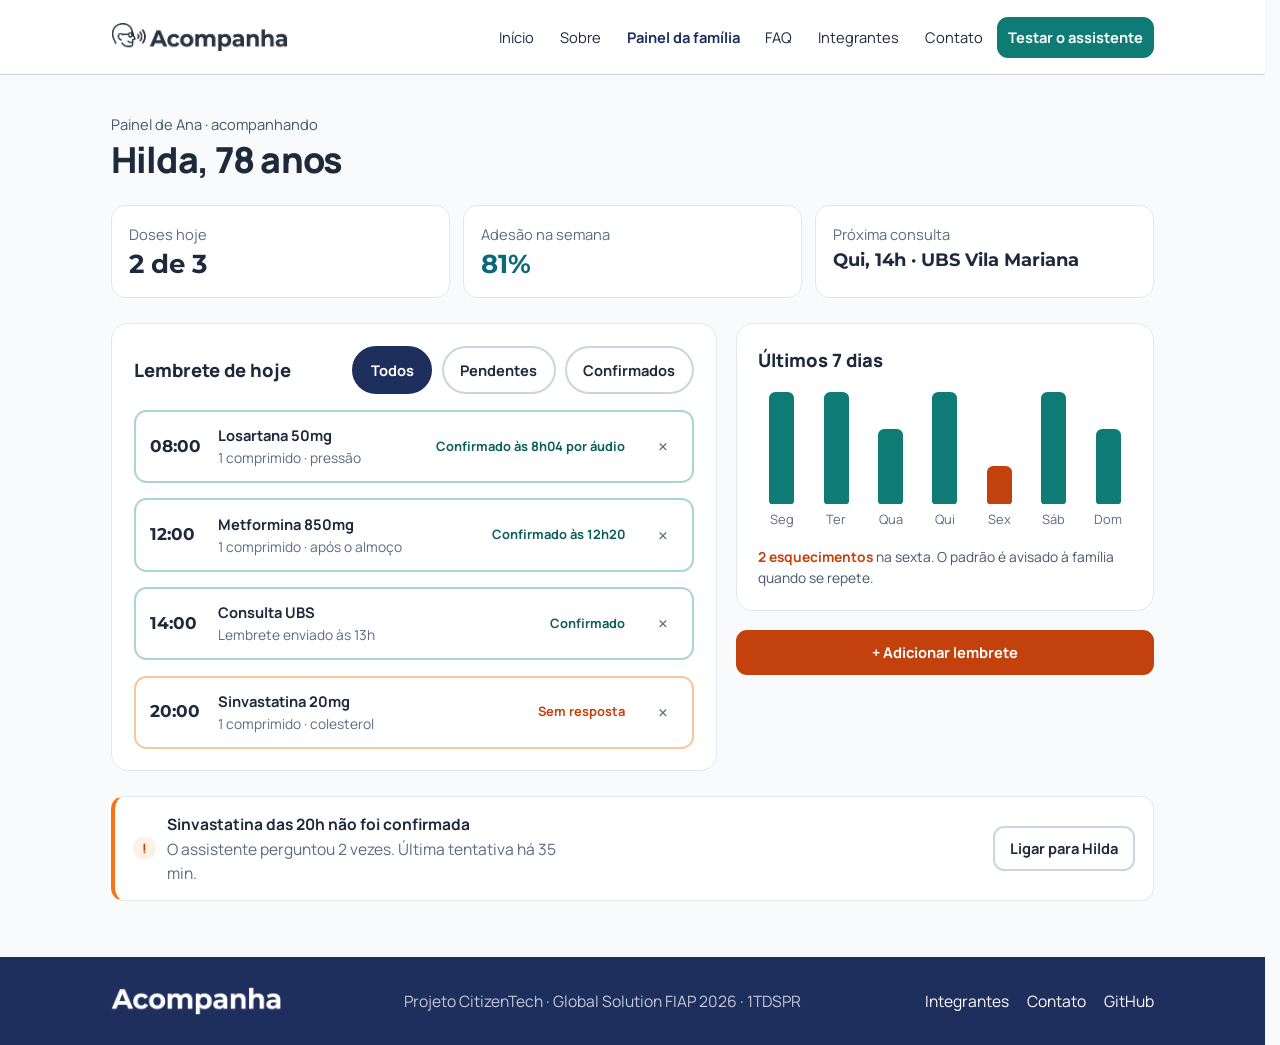
<file: painel.html>
<!DOCTYPE html>
<html lang="pt-BR">
<head>
  <meta charset="UTF-8">
  <meta name="viewport" content="width=device-width, initial-scale=1.0">
  <title>Painel da família — Acompanha</title>
  <link rel="icon" type="image/png" href="assets/icons/favicon.png">
  <link rel="preconnect" href="https://fonts.googleapis.com">
  <link rel="preconnect" href="https://fonts.gstatic.com" crossorigin>
  <link href="https://fonts.googleapis.com/css2?family=Manrope:wght@400;500;600;700;800&amp;family=Montserrat:wght@800&amp;family=Atkinson+Hyperlegible:wght@400;700&amp;display=swap" rel="stylesheet">
  <link rel="stylesheet" href="css/style.css">
</head>
<body>
  <header class="cabecalho">
    <div class="cabecalho__conteudo">
      <a class="cabecalho__logo" href="index.html">
        <img src="assets/images/logo-acompanha@1x.png"
             srcset="assets/images/logo-acompanha@1x.png 1x, assets/images/logo-acompanha@2x.png 2x, assets/images/logo-acompanha@3x.png 3x"
             alt="Acompanha — início" width="193" height="32">
      </a>
      <button class="menu-botao" type="button" aria-expanded="false" aria-controls="navegacao" aria-label="Abrir menu">
        <img src="assets/icons/icone-conectividade.png" alt="" width="74" height="96">
      </button>
      <nav class="navegacao" id="navegacao" aria-label="Menu principal">
        <ul class="menu">
          <li><a class="menu__link" href="index.html">Início</a></li>
          <li><a class="menu__link" href="sobre.html">Sobre</a></li>
          <li><a class="menu__link menu__link--ativo" href="painel.html" aria-current="page">Painel da família</a></li>
          <li><a class="menu__link" href="faq.html">FAQ</a></li>
          <li><a class="menu__link" href="integrantes.html">Integrantes</a></li>
          <li><a class="menu__link" href="contato.html">Contato</a></li>
          <li><a class="menu__link menu__link--destaque" href="assistente.html">Testar o assistente</a></li>
        </ul>
      </nav>
    </div>
  </header>

  <main>
    <!-- Página da solução 1: Painel da família (dados de exemplo) -->
    <div class="painel">
      <div class="painel__cabecalho">
        <div class="painel__identificacao">
          <p class="texto-suave">Painel de Ana · acompanhando</p>
          <h1 class="titulo-pagina">Hilda, 78 anos</h1>
        </div>
      </div>

      <ul class="resumo">
        <li class="resumo__item">
          <span class="resumo__rotulo">Doses hoje</span>
          <strong class="resumo__valor">2 de 3</strong>
        </li>
        <li class="resumo__item">
          <span class="resumo__rotulo">Adesão na semana</span>
          <strong class="resumo__valor resumo__valor--dado">81%</strong>
        </li>
        <li class="resumo__item">
          <span class="resumo__rotulo">Próxima consulta</span>
          <strong class="resumo__valor resumo__valor--texto">Qui, 14h · UBS Vila Mariana</strong>
        </li>
      </ul>

      <div class="painel__colunas">
        <section class="cartao cartao--largo" aria-labelledby="titulo-hoje">
          <div class="cartao__topo">
            <h2 class="cartao__titulo" id="titulo-hoje">Lembrete de hoje</h2>
            <div class="filtros" role="group" aria-label="Filtrar remédios">
              <button type="button" class="filtro filtro--ativo" data-status="todos" aria-pressed="true">Todos</button>
              <button type="button" class="filtro" data-status="pendente" aria-pressed="false">Pendentes</button>
              <button type="button" class="filtro" data-status="confirmado" aria-pressed="false">Confirmados</button>
            </div>
          </div>

          <ul class="remedios">
            <li class="remedio" data-status="confirmado">
              <strong class="remedio__hora">08:00</strong>
              <div class="remedio__textos">
                <strong>Losartana 50mg</strong>
                <span>1 comprimido · pressão</span>
              </div>
              <span class="etiqueta etiqueta--ok">Confirmado às 8h04 por áudio</span>
              <button type="button" class="remedio__remover" aria-label="Remover Losartana 50mg">×</button>
            </li>
            <li class="remedio" data-status="confirmado">
              <strong class="remedio__hora">12:00</strong>
              <div class="remedio__textos">
                <strong>Metformina 850mg</strong>
                <span>1 comprimido · após o almoço</span>
              </div>
              <span class="etiqueta etiqueta--ok">Confirmado às 12h20</span>
              <button type="button" class="remedio__remover" aria-label="Remover Metformina 850mg">×</button>
            </li>
            <li class="remedio" data-status="confirmado">
              <strong class="remedio__hora">14:00</strong>
              <div class="remedio__textos">
                <strong>Consulta UBS</strong>
                <span>Lembrete enviado às 13h</span>
              </div>
              <span class="etiqueta etiqueta--ok">Confirmado</span>
              <button type="button" class="remedio__remover" aria-label="Remover Consulta UBS">×</button>
            </li>
            <li class="remedio" data-status="pendente">
              <strong class="remedio__hora">20:00</strong>
              <div class="remedio__textos">
                <strong>Sinvastatina 20mg</strong>
                <span>1 comprimido · colesterol</span>
              </div>
              <span class="etiqueta etiqueta--alerta">Sem resposta</span>
              <button type="button" class="remedio__remover" aria-label="Remover Sinvastatina 20mg">×</button>
            </li>
          </ul>
        </section>

        <div class="painel__lateral">
          <section class="cartao cartao--estreito" aria-labelledby="titulo-semana">
            <h2 class="cartao__titulo" id="titulo-semana">Últimos 7 dias</h2>
            <!-- barra--N: doses confirmadas no dia (de 3) -->
            <div class="grafico" role="img" aria-label="Doses confirmadas por dia: segunda 3, terça 3, quarta 2, quinta 3, sexta 1, sábado 3, domingo 2, de 3 por dia">
              <div class="grafico__dia"><span class="barra barra--3"></span><span class="grafico__rotulo">Seg</span></div>
              <div class="grafico__dia"><span class="barra barra--3"></span><span class="grafico__rotulo">Ter</span></div>
              <div class="grafico__dia"><span class="barra barra--2"></span><span class="grafico__rotulo">Qua</span></div>
              <div class="grafico__dia"><span class="barra barra--3"></span><span class="grafico__rotulo">Qui</span></div>
              <div class="grafico__dia"><span class="barra barra--1 barra--alerta"></span><span class="grafico__rotulo">Sex</span></div>
              <div class="grafico__dia"><span class="barra barra--3"></span><span class="grafico__rotulo">Sáb</span></div>
              <div class="grafico__dia"><span class="barra barra--2"></span><span class="grafico__rotulo">Dom</span></div>
            </div>
            <p class="cartao__nota"><span class="texto-alerta">2 esquecimentos</span> na sexta. O padrão é avisado à família quando se repete.</p>
          </section>
          <button type="button" class="botao botao--destaque botao--pequeno" id="abrir-modal">+ Adicionar lembrete</button>
        </div>
      </div>

      <div class="aviso" role="status">
        <div class="aviso__conteudo">
          <span class="aviso__icone" aria-hidden="true">!</span>
          <div class="aviso__textos">
            <strong>Sinvastatina das 20h não foi confirmada</strong>
            <span>O assistente perguntou 2 vezes. Última tentativa há 35 min.</span>
          </div>
        </div>
        <a class="aviso__botao" href="tel:+5511999999999">Ligar para Hilda</a>
      </div>
    </div>

    <!-- Modal: abre com showModal() no painel.js -->
    <dialog class="modal" id="modal-remedio" aria-labelledby="titulo-modal">
      <form class="modal__formulario" method="dialog">
        <h2 class="cartao__titulo" id="titulo-modal">Adicionar lembrete</h2>
        <div class="modal__linha">
          <label class="campo" for="lembrete-tipo">Tipo
            <select class="campo__entrada" id="lembrete-tipo" name="tipo">
              <option value="remedio">Remédio</option>
              <option value="consulta">Consulta</option>
            </select>
          </label>
          <label class="campo" for="remedio-horario">Horário
            <input class="campo__entrada" type="time" id="remedio-horario" name="horario" value="08:00">
          </label>
        </div>
        <label class="campo" for="lembrete-nome"><span id="rotulo-nome">Nome do remédio</span>
          <input class="campo__entrada" type="text" id="lembrete-nome" name="nome" placeholder="Ex: Losartana" required>
        </label>

        <!-- Campos de remédio -->
        <fieldset class="modal__grupo" id="grupo-remedio">
          <legend class="oculto">Detalhes do remédio</legend>
          <div class="modal__linha">
            <label class="campo" for="lembrete-dosagem">Dosagem
              <input class="campo__entrada" type="text" id="lembrete-dosagem" name="dosagem" placeholder="Ex: 50mg" required>
            </label>
            <label class="campo" for="lembrete-quantidade">Quantidade
              <input class="campo__entrada" type="text" id="lembrete-quantidade" name="quantidade" placeholder="Ex: 1 comprimido">
            </label>
          </div>
          <label class="campo" for="lembrete-quando">Quando
            <input class="campo__entrada" type="text" id="lembrete-quando" name="quando" placeholder="Ex: após o almoço">
          </label>
        </fieldset>

        <!-- Campos de consulta -->
        <fieldset class="modal__grupo" id="grupo-consulta" hidden disabled>
          <legend class="oculto">Detalhes da consulta</legend>
          <label class="campo" for="lembrete-onde">Onde
            <input class="campo__entrada" type="text" id="lembrete-onde" name="onde" placeholder="Ex: UBS Vila Mariana" required>
          </label>
          <label class="campo" for="lembrete-comentario">Comentário
            <input class="campo__entrada" type="text" id="lembrete-comentario" name="comentario" placeholder="Ex: levar os últimos exames">
          </label>
        </fieldset>
        <label class="modal__opcao" for="remedio-aviso">
          <input type="checkbox" id="remedio-aviso" name="aviso" checked>
          Avisar a família se não confirmar em 30 min
        </label>
        <div class="modal__botoes">
          <button type="submit" class="botao botao--secundario botao--pequeno" value="cancelar" formnovalidate>Cancelar</button>
          <button type="submit" class="botao botao--assistente botao--pequeno" value="salvar">Salvar lembrete</button>
        </div>
      </form>
    </dialog>
  </main>

  <footer class="rodape">
    <div class="rodape__conteudo">
      <img class="rodape__logo" src="assets/images/logo-texto-branco.png" alt="Acompanha" width="186" height="30">
      <p class="rodape__texto">Projeto CitizenTech · Global Solution FIAP 2026 · 1TDSPR</p>
      <ul class="rodape__links">
        <li><a href="integrantes.html">Integrantes</a></li>
        <li><a href="contato.html">Contato</a></li>
        <li><a href="https://github.com/linorepos/acompanha-frontend" target="_blank" rel="noopener noreferrer">GitHub</a></li>
      </ul>
    </div>
  </footer>

  <script src="js/menu.js"></script>
  <script src="js/painel.js"></script>
</body>
</html>
</file>
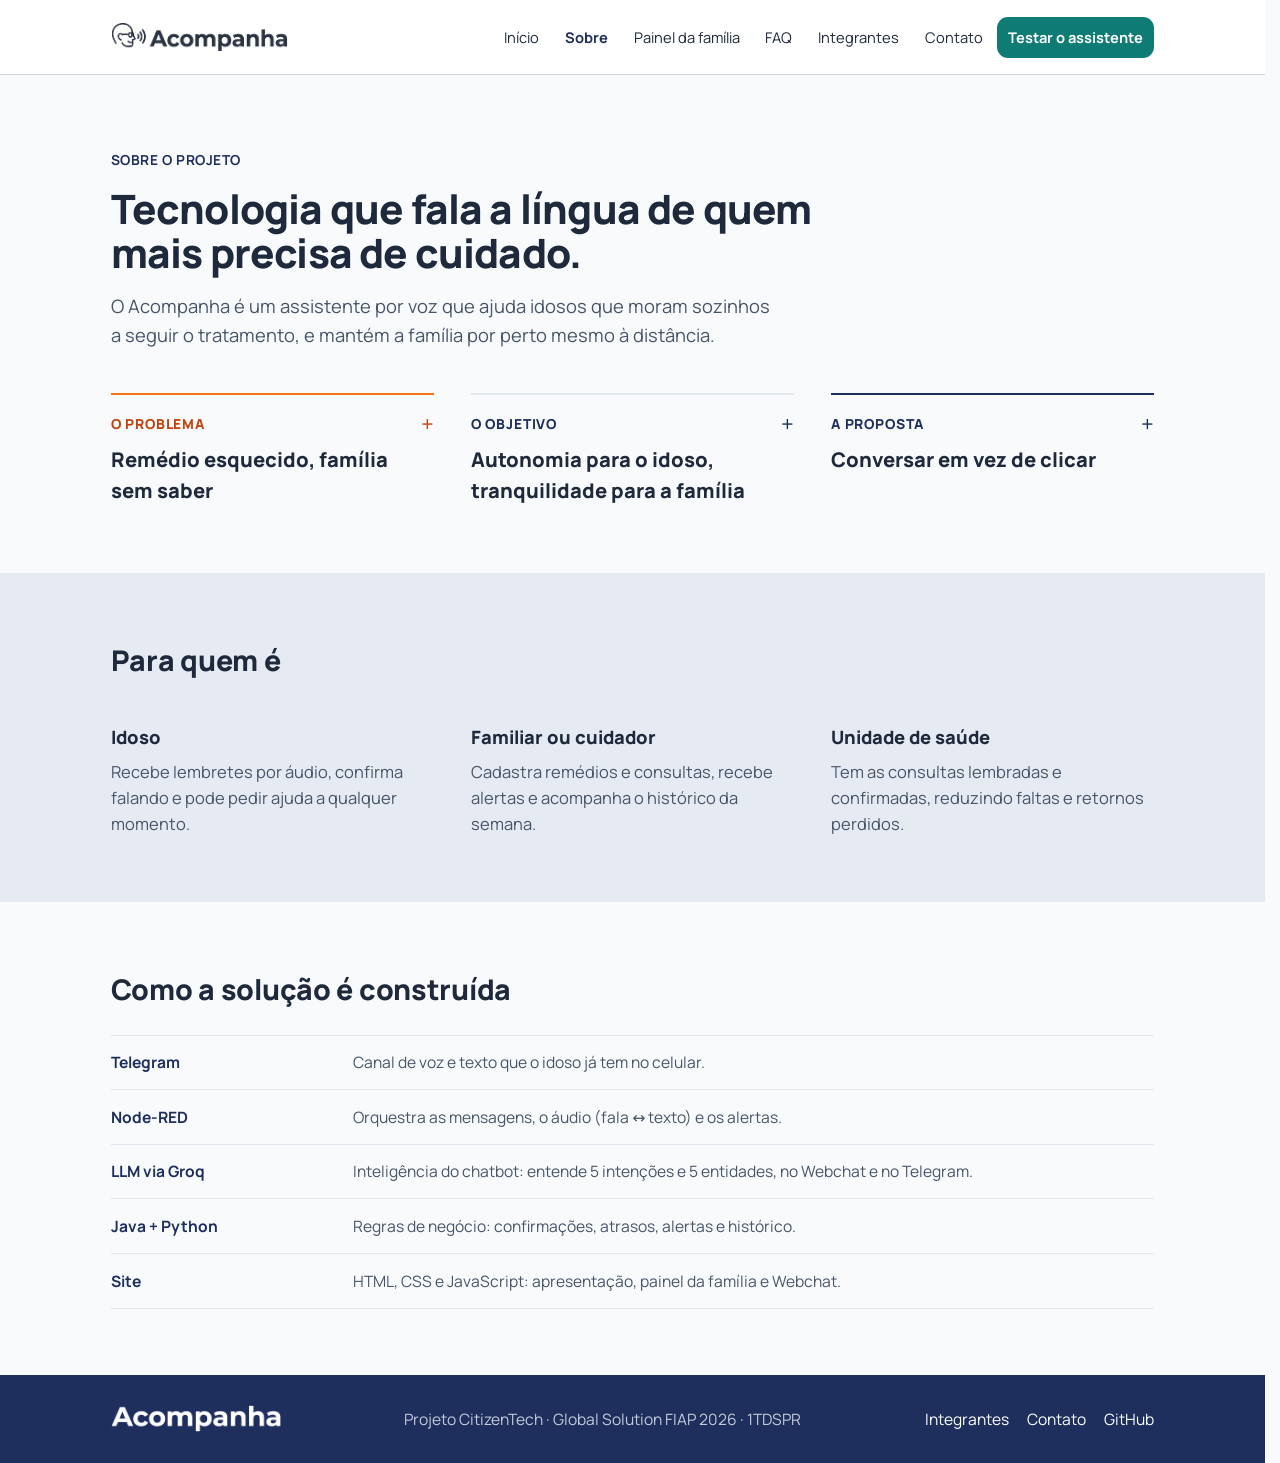
<file: sobre.html>
<!DOCTYPE html>
<html lang="pt-BR">
<head>
  <meta charset="UTF-8">
  <meta name="viewport" content="width=device-width, initial-scale=1.0">
  <title>Sobre o projeto — Acompanha</title>
  <link rel="icon" type="image/png" href="assets/icons/favicon.png">
  <link rel="preconnect" href="https://fonts.googleapis.com">
  <link rel="preconnect" href="https://fonts.gstatic.com" crossorigin>
  <link href="https://fonts.googleapis.com/css2?family=Manrope:wght@400;500;600;700;800&amp;family=Montserrat:wght@800&amp;family=Atkinson+Hyperlegible:wght@400;700&amp;display=swap" rel="stylesheet">
  <link rel="stylesheet" href="css/style.css">
</head>
<body>
  <header class="cabecalho">
    <div class="cabecalho__conteudo">
      <a class="cabecalho__logo" href="index.html">
        <img src="assets/images/logo-acompanha@1x.png"
             srcset="assets/images/logo-acompanha@1x.png 1x, assets/images/logo-acompanha@2x.png 2x, assets/images/logo-acompanha@3x.png 3x"
             alt="Acompanha — início" width="193" height="32">
      </a>
      <button class="menu-botao" type="button" aria-expanded="false" aria-controls="navegacao" aria-label="Abrir menu">
        <img src="assets/icons/icone-conectividade.png" alt="" width="74" height="96">
      </button>
      <nav class="navegacao" id="navegacao" aria-label="Menu principal">
        <ul class="menu">
          <li><a class="menu__link" href="index.html">Início</a></li>
          <li><a class="menu__link menu__link--ativo" href="sobre.html" aria-current="page">Sobre</a></li>
          <li><a class="menu__link" href="painel.html">Painel da família</a></li>
          <li><a class="menu__link" href="faq.html">FAQ</a></li>
          <li><a class="menu__link" href="integrantes.html">Integrantes</a></li>
          <li><a class="menu__link" href="contato.html">Contato</a></li>
          <li><a class="menu__link menu__link--destaque" href="assistente.html">Testar o assistente</a></li>
        </ul>
      </nav>
    </div>
  </header>

  <main>
    <section class="apresentacao" aria-labelledby="titulo-pagina">
      <p class="sobretitulo">Sobre o projeto</p>
      <h1 class="titulo-pagina" id="titulo-pagina">Tecnologia que fala a língua de quem mais precisa de cuidado.</h1>
      <p class="texto-destaque">O Acompanha é um assistente por voz que ajuda idosos que moram sozinhos a seguir o tratamento, e mantém a família por perto mesmo à distância.</p>
    </section>

    <section class="pilares" aria-label="Problema, objetivo e proposta">
      <details class="pilar pilar--alerta">
        <summary class="pilar__resumo">
          <span class="pilar__rotulo">O problema</span>
          <h2 class="pilar__titulo">Remédio esquecido, família sem saber</h2>
        </summary>
        <p class="texto-suave pilar__texto">Idosos que moram sozinhos costumam tomar vários remédios por dia. Esquecer uma dose ou repetir outra é comum. Apps de lembrete exigem boa visão, coordenação motora e memória, e a família só descobre quando algo já deu errado.</p>
      </details>
      <details class="pilar">
        <summary class="pilar__resumo">
          <span class="pilar__rotulo">O objetivo</span>
          <h2 class="pilar__titulo">Autonomia para o idoso, tranquilidade para a família</h2>
        </summary>
        <p class="texto-suave pilar__texto">Garantir que cada dose seja lembrada e confirmada sem que o idoso precise aprender um app novo, e avisar a família no momento certo, antes que o esquecimento vire um problema.</p>
      </details>
      <details class="pilar pilar--destaque">
        <summary class="pilar__resumo">
          <span class="pilar__rotulo">A proposta</span>
          <h2 class="pilar__titulo">Conversar em vez de clicar</h2>
        </summary>
        <p class="texto-suave pilar__texto">O idoso recebe áudios no Telegram e responde falando. O assistente entende a resposta, registra a confirmação e, se não houver resposta ou ela for estranha, aciona o familiar. A família configura tudo por um painel simples.</p>
      </details>
    </section>

    <section class="faixa-destaque" aria-labelledby="titulo-publico">
      <div class="secao publico">
        <h2 class="titulo-secao" id="titulo-publico">Para quem é</h2>
        <div class="publico__lista">
          <article class="publico__item">
            <h3>Idoso</h3>
            <p class="texto-suave">Recebe lembretes por áudio, confirma falando e pode pedir ajuda a qualquer momento.</p>
          </article>
          <article class="publico__item">
            <h3>Familiar ou cuidador</h3>
            <p class="texto-suave">Cadastra remédios e consultas, recebe alertas e acompanha o histórico da semana.</p>
          </article>
          <article class="publico__item">
            <h3>Unidade de saúde</h3>
            <p class="texto-suave">Tem as consultas lembradas e confirmadas, reduzindo faltas e retornos perdidos.</p>
          </article>
        </div>
      </div>
    </section>

    <section class="secao tecnologias" aria-labelledby="titulo-tecnologias">
      <h2 class="titulo-secao" id="titulo-tecnologias">Como a solução é construída</h2>
      <ul class="tecnologias__lista">
        <li class="tecnologia">
          <strong>Telegram</strong>
          <span>Canal de voz e texto que o idoso já tem no celular.</span>
        </li>
        <li class="tecnologia">
          <strong>Node-RED</strong>
          <span>Orquestra as mensagens, o áudio (fala ↔ texto) e os alertas.</span>
        </li>
        <li class="tecnologia">
          <strong>LLM via Groq</strong>
          <span>Inteligência do chatbot: entende 5 intenções e 5 entidades, no Webchat e no Telegram.</span>
        </li>
        <li class="tecnologia">
          <strong>Java + Python</strong>
          <span>Regras de negócio: confirmações, atrasos, alertas e histórico.</span>
        </li>
        <li class="tecnologia">
          <strong>Site</strong>
          <span>HTML, CSS e JavaScript: apresentação, painel da família e Webchat.</span>
        </li>
      </ul>
    </section>
  </main>

  <footer class="rodape">
    <div class="rodape__conteudo">
      <img class="rodape__logo" src="assets/images/logo-texto-branco.png" alt="Acompanha" width="186" height="30">
      <p class="rodape__texto">Projeto CitizenTech · Global Solution FIAP 2026 · 1TDSPR</p>
      <ul class="rodape__links">
        <li><a href="integrantes.html">Integrantes</a></li>
        <li><a href="contato.html">Contato</a></li>
        <li><a href="https://github.com/linorepos/acompanha-frontend" target="_blank" rel="noopener noreferrer">GitHub</a></li>
      </ul>
    </div>
  </footer>

  <script src="js/menu.js"></script>
</body>
</html>
</file>
<file: css/style.css>
/* Acompanha — style.css
   Seções: 1 Variáveis · 2 Base · 3 Cabeçalho · 4 Rodapé · 5 Componentes · 6 Início · 7 Sobre
   8 FAQ · 9 Integrantes · 10 Contato · 11 Painel · 12 Animações · 13 Responsividade
   Medidas em rem e layout só com Flexbox. */

/* 1. Variáveis */
:root {
  --cor-principal: #1E2F5E;
  --cor-destaque: #F97316;           /* alerta */
  --cor-destaque-texto: #C2410C;     /* laranja com contraste para texto */
  --cor-destaque-clara: #FFF1E6;
  --cor-fundo: #F8FAFC;
  --cor-texto: #1E293B;

  --cor-principal-escura: #141F40;

  /* Verde-água: assistente e dados */
  --cor-assistente: #0E7C74;
  --cor-assistente-escura: #0A5F59;
  --cor-assistente-clara: #E3F1EF;
  --cor-dado: #0B6A77;
  --cor-principal-clara: #E6EAF2;
  --cor-superficie: #F1F5F9;
  --cor-branco: #FFFFFF;
  --cor-texto-suave: #475569;
  --cor-texto-apoio: #5B6B80;
  --cor-borda: #E2E8F0;
  --cor-borda-forte: #CBD5E1;
  --cor-rodape-texto: #C3CAD9;

  --fonte: "Manrope", system-ui, -apple-system, "Segoe UI", Roboto, sans-serif;
  --fonte-marca: "Montserrat", var(--fonte);
  --fonte-leitura: "Atkinson Hyperlegible", var(--fonte);     /* fonte feita para baixa visão */
  --largura-max: 75rem;
}

/* 2. Base */
* {
  box-sizing: border-box;
}

/* 1rem = 14,7px no desktop (16px até 1024px, ver seção 13) */
html {
  font-size: 91.875%;
  /* Evita o layout pular quando a barra de rolagem aparece */
  scrollbar-gutter: stable;
}

/* Rodapé sempre no fim da página */
body {
  min-height: 100vh;
  overflow-x: hidden;
  overflow-wrap: break-word;
  display: flex;
  flex-direction: column;
  margin: 0;
  font-family: var(--fonte);
  font-size: 1.0625rem;
  line-height: 1.55;
  color: var(--cor-texto);
  background: var(--cor-fundo);
}

main {
  flex: 1;
}

h1,
h2,
h3,
p {
  margin: 0;
}

h1,
h2,
h3 {
  font-weight: 800;
}

img {
  display: block;
  max-width: 100%;
}

a {
  color: var(--cor-principal);
}

a:hover {
  color: var(--cor-principal-escura);
}

a:focus-visible,
button:focus-visible,
input:focus-visible,
textarea:focus-visible,
summary:focus-visible {
  outline: 3px solid var(--cor-principal);
  outline-offset: 3px;
}

/* 3. Cabeçalho e navegação */
.cabecalho {
  background: var(--cor-branco);
  border-bottom: 1px solid var(--cor-borda-forte);
}

.cabecalho__conteudo {
  max-width: var(--largura-max);
  margin: 0 auto;
  padding: 1.125rem 2rem;
  display: flex;
  flex-wrap: wrap;
  align-items: center;
  justify-content: space-between;
  gap: 1rem;
}

.cabecalho__logo img {
  height: 2rem;
  width: auto;
}

/* Menu hambúrguer: só no tablet e no celular (seção 13) */
.menu-botao {
  display: none;
}

.menu {
  margin: 0;
  padding: 0;
  list-style: none;
  display: flex;
  flex-wrap: wrap;
  align-items: center;
  gap: 0.5rem;
}

.menu__link {
  display: block;
  padding: 0.75rem 0.875rem;
  font-size: 1rem;
  border-radius: 0.625rem;
  color: var(--cor-texto);
  text-decoration: none;
}

.menu__link:hover {
  color: var(--cor-texto);
  text-decoration: underline;
  text-decoration-color: var(--cor-assistente);
  text-decoration-thickness: 2px;
  text-underline-offset: 0.4rem;
}

.menu__link--destaque {
  padding: 0.75rem 1.25rem;
  border-radius: 0.75rem;
  background: var(--cor-assistente);
  color: var(--cor-branco);
  font-weight: 700;
}

.menu__link--destaque:hover {
  background: var(--cor-assistente-escura);
  color: var(--cor-branco);
  text-decoration: none;
}

.menu__link--ativo {
  color: var(--cor-principal);
  font-weight: 700;
}

/* 4. Rodapé */
.rodape {
  flex-shrink: 0;
  background: var(--cor-principal);
  color: var(--cor-branco);
}

.rodape__conteudo {
  max-width: var(--largura-max);
  margin: 0 auto;
  padding: 2.05rem 2rem;
  display: flex;
  flex-wrap: wrap;
  align-items: center;
  justify-content: space-between;
  gap: 1.5rem;
}

.rodape__logo {
  height: 1.875rem;
  width: auto;
}

.rodape__texto {
  color: var(--cor-rodape-texto);
}

.rodape__links {
  margin: 0;
  padding: 0;
  list-style: none;
  display: flex;
  gap: 1.25rem;
}

.rodape__links a {
  color: var(--cor-branco);
  text-decoration: none;
}

.rodape__links a:hover {
  color: var(--cor-branco);
  text-decoration: underline;
  text-decoration-thickness: 2px;
  text-underline-offset: 0.4rem;
}

/* 5. Componentes reutilizáveis */
.secao {
  max-width: var(--largura-max);
  margin: 0 auto;
  padding: 4.5rem 2rem;
}

/* Faixas de fundo de ponta a ponta */
.faixa-branca {
  background: var(--cor-branco);
  border-top: 1px solid var(--cor-borda);
  border-bottom: 1px solid var(--cor-borda);
}

.faixa-destaque {
  background: var(--cor-principal-clara);
}

.titulo-secao {
  font-size: 1.9375rem;
  letter-spacing: -0.01em;
}

.titulo-pagina {
  font-size: 2.4375rem;
  letter-spacing: -0.02em;
  line-height: 1.1;
}

.sobretitulo {
  font-size: 0.9375rem;
  font-weight: 700;
  letter-spacing: 0.04em;
  text-transform: uppercase;
  color: var(--cor-principal);
}

.texto-destaque {
  font-size: 1.25rem;
  color: var(--cor-texto-suave);
}

.texto-suave {
  color: var(--cor-texto-suave);
}

.botoes {
  display: flex;
  flex-wrap: wrap;
  gap: 0.75rem;
}

.botao {
  display: inline-block;
  padding: 1rem 1.625rem;
  border: 2px solid var(--cor-principal);
  border-radius: 0.875rem;
  font: inherit;
  font-weight: 700;
  text-decoration: none;
  cursor: pointer;
}

.botao--principal {
  background: var(--cor-principal);
  color: var(--cor-branco);
}

.botao--principal:hover {
  background: var(--cor-principal-escura);
  border-color: var(--cor-principal-escura);
  color: var(--cor-branco);
}

.botao--assistente {
  background: var(--cor-assistente);
  border-color: var(--cor-assistente);
  color: var(--cor-branco);
}

.botao--assistente:hover {
  background: var(--cor-assistente-escura);
  border-color: var(--cor-assistente-escura);
  color: var(--cor-branco);
}

.botao--secundario {
  background: var(--cor-branco);
  color: var(--cor-principal);
}

.botao--secundario:hover {
  background: var(--cor-principal-clara);
  color: var(--cor-principal);
}

/* Botão laranja: ação principal da página */
.botao--destaque {
  background: var(--cor-destaque-texto);
  border-color: var(--cor-destaque-texto);
  color: var(--cor-branco);
}

.botao--destaque:hover {
  background: #9A3412;
  border-color: #9A3412;
  color: var(--cor-branco);
}

.botao--pequeno {
  padding: 0.625rem 1.125rem;
  border-radius: 0.75rem;
  font-size: 1rem;
}

.texto-alerta {
  color: var(--cor-destaque-texto);
  font-weight: 700;
}

/* Acordeão com <details> e <summary> */
.pergunta {
  background: var(--cor-branco);
  border: 2px solid var(--cor-borda);
  border-radius: 1rem;
  overflow: hidden;
}

.pergunta__titulo {
  display: flex;
  align-items: center;
  justify-content: space-between;
  gap: 1rem;
  padding: 1.125rem 1.375rem;
  font-weight: 700;
  cursor: pointer;
  list-style: none;
}

.pergunta__titulo::-webkit-details-marker {
  display: none;
}

.pergunta__titulo::after {
  content: "+";
  font-size: 1.375rem;
  line-height: 1;
  color: var(--cor-principal);
}

.pergunta[open] .pergunta__titulo::after {
  content: "−";
}

.pergunta__resposta {
  padding: 0 1.375rem 1.25rem;
  color: var(--cor-texto-suave);
}

/* 6. Página inicial */
.hero {
  max-width: var(--largura-max);
  margin: 0 auto;
  padding: 5.5rem 2rem 4.5rem;
  display: flex;
  flex-wrap: wrap;
  align-items: center;
  gap: 3.5rem;
}

.hero__texto {
  flex: 1 1 32.5rem;
  display: flex;
  flex-direction: column;
  gap: 1.5rem;
}

.hero__titulo {
  font-size: 3rem;
  line-height: 1.08;
  letter-spacing: -0.02em;
}

.hero__texto .texto-destaque {
  max-width: 35rem;
}

.hero__visual {
  flex: 1 1 25rem;
  display: flex;
  justify-content: center;
}

/* Exemplo de conversa no Telegram */
.conversa {
  width: 100%;
  max-width: 26.25rem;
  margin: 0;
  padding: 1.5rem;
  display: flex;
  flex-direction: column;
  gap: 0.875rem;
  background: var(--cor-branco);
  border-radius: 1.75rem;
  box-shadow: 0 1.5rem 3.75rem rgba(30, 41, 59, 0.12);
}

.conversa__topo {
  display: flex;
  align-items: center;
  gap: 0.75rem;
  padding-bottom: 0.75rem;
  border-bottom: 1px solid var(--cor-borda);
}

.conversa__avatar {
  width: 3rem;
  height: 3rem;
  padding: 0.5rem;
}

.conversa__nome {
  display: flex;
  flex-direction: column;
  line-height: 1.35;
}

.conversa__nome span {
  font-size: 0.9375rem;
  color: var(--cor-texto-apoio);
}

.balao {
  max-width: 85%;
  font-family: var(--fonte-leitura);
  padding: 0.75rem 1rem;
}

.balao--assistente {
  align-self: flex-start;
  background: var(--cor-assistente-clara);
  border-radius: 1.125rem 1.125rem 1.125rem 0.375rem;
}

.balao--idoso {
  align-self: flex-end;
  background: var(--cor-principal);
  color: var(--cor-branco);
  border-radius: 1.125rem 1.125rem 0.375rem 1.125rem;
}

.balao__audio {
  display: flex;
  align-items: center;
  gap: 0.5rem;
  margin-top: 0.5rem;
  font-size: 0.9375rem;
  font-weight: 700;
  color: var(--cor-assistente);
}

.balao__audio img {
  height: 1rem;
  width: auto;
}

/* Como funciona */
.passos__conteudo {
  padding-top: 4.05rem;
  padding-bottom: 4.05rem;
  display: flex;
  flex-direction: column;
  gap: 2.5rem;
}

.passos__conteudo .titulo-secao {
  margin-top: 1.5rem;
}

.passos {
  margin: 0;
  padding: 0;
  list-style: none;
  display: flex;
  flex-wrap: wrap;
  gap: 1.5rem;
}

.passo {
  flex: 1 1 16.25rem;
  display: flex;
  flex-direction: column;
  gap: 0.75rem;
}

.passo__numero {
  width: 3rem;
  height: 3rem;
  border-radius: 50%;
  display: flex;
  align-items: center;
  justify-content: center;
  background: var(--cor-principal);
  color: var(--cor-branco);
  font-size: 1.0625rem;
  font-weight: 800;
}

.passo__numero--alerta {
  background: var(--cor-destaque-texto);
  color: var(--cor-branco);
}

.passo__titulo {
  font-size: 1.25rem;
}

/* Por que isso importa */
.importancia {
  display: flex;
  flex-wrap: wrap;
  align-items: flex-start;
  gap: 3rem;
}

.importancia__texto {
  flex: 1 1 28.75rem;
  display: flex;
  flex-direction: column;
  gap: 1rem;
}

.importancia__dados {
  flex: 1 1 28.75rem;
  display: flex;
  flex-wrap: wrap;
  gap: 1rem;
}

.dado {
  flex: 1 1 12.5rem;
  padding-left: 1.25rem;
  display: flex;
  flex-direction: column;
  gap: 0.375rem;
  border-left: 3px solid var(--cor-dado);
}

.dado__valor {
  font-family: var(--fonte-marca);
  font-size: 2rem;
  font-weight: 800;
  color: var(--cor-dado);
}

.dado__descricao {
  margin: 0;
  font-size: 1.0625rem;
  color: var(--cor-texto-suave);
}

.dado__fonte {
  margin: 0;
  font-size: 0.9375rem;
  color: var(--cor-texto-apoio);
}

/* Prévia da FAQ */
.faq-previa {
  max-width: 53.75rem;
  margin: 0 auto;
  padding: 4.5rem 2rem;
  display: flex;
  flex-direction: column;
  gap: 1.5rem;
}

.faq-previa__lista {
  display: flex;
  flex-direction: column;
  gap: 1.5rem;
}

/* 7. Sobre */
.apresentacao {
  max-width: var(--largura-max);
  margin: 0 auto;
  padding: 5rem 2rem 3rem;
  display: flex;
  flex-direction: column;
  gap: 1.125rem;
}

.apresentacao .titulo-pagina {
  font-size: 2.75rem;
  max-width: 51.25rem;
}

.apresentacao .texto-destaque {
  max-width: 45rem;
}

/* Problema, objetivo e proposta */
.pilares {
  max-width: var(--largura-max);
  margin: 0 auto;
  padding: 0 2rem 4.5rem;
  display: flex;
  flex-wrap: wrap;
  gap: 2.5rem;
}

.pilar {
  flex: 1 1 17.5rem;
  padding-top: 1.25rem;
  display: flex;
  flex-direction: column;
  gap: 0.625rem;
  border-top: 2px solid var(--cor-borda);
}

.pilar__rotulo {
  font-size: 0.9375rem;
  font-weight: 800;
  letter-spacing: 0.06em;
  text-transform: uppercase;
  color: var(--cor-principal);
}

.pilar__titulo {
  font-size: 1.375rem;
}

.pilar--alerta {
  border-top-color: var(--cor-destaque);
}

.pilar--alerta .pilar__rotulo {
  color: var(--cor-destaque-texto);
}

.pilar--destaque {
  border-top-color: var(--cor-principal);
}

/* Acordeão dos pilares (sem JavaScript) */
.pilares {
  align-items: flex-start;
}

details.pilar {
  display: block;
}

.pilar__resumo {
  position: relative;
  padding-right: 2.5rem;
  display: flex;
  flex-direction: column;
  gap: 0.625rem;
  cursor: pointer;
  list-style: none;
}

.pilar__resumo::-webkit-details-marker {
  display: none;
}

.pilar__resumo::after {
  content: "+";
  position: absolute;
  top: 0;
  right: 0;
  font-size: 1.5rem;
  line-height: 1;
  color: var(--cor-principal);
}

details.pilar[open] .pilar__resumo::after {
  content: "−";
}

.pilar--alerta .pilar__resumo::after {
  color: var(--cor-destaque-texto);
}

.pilar__texto {
  margin-top: 0.75rem;
}

/* Para quem é */
.publico {
  display: flex;
  flex-direction: column;
  gap: 1.75rem;
}

.publico .titulo-secao {
  margin-bottom: 1rem;
}

.publico__lista {
  display: flex;
  flex-wrap: wrap;
  gap: 2.5rem;
}

.publico__item {
  flex: 1 1 15rem;
  display: flex;
  flex-direction: column;
  gap: 0.5rem;
}

.publico__item h3 {
  font-size: 1.25rem;
}

.publico__item p {
  font-size: 1.125rem;
}

/* Tecnologias */
.tecnologias {
  display: flex;
  flex-direction: column;
  gap: 1.5rem;
}

.tecnologias__lista {
  margin: 0;
  padding: 0;
  list-style: none;
  display: flex;
  flex-direction: column;
}

.tecnologia {
  display: flex;
  flex-wrap: wrap;
  gap: 0.25rem 1.5rem;
  padding: 1rem 0;
  border-bottom: 1px solid var(--cor-borda);
}

.tecnologia:first-child {
  border-top: 1px solid var(--cor-borda);
}

.tecnologia strong {
  flex: 0 0 15rem;
  color: var(--cor-principal);
}

.tecnologia span {
  flex: 1 1 22.5rem;
  color: var(--cor-texto-suave);
}

/* 8. FAQ */
.faq {
  max-width: var(--largura-max);
  margin: 0 auto;
  padding: 4.5rem 2rem 7rem;
  display: flex;
  flex-direction: column;
  gap: 1.75rem;
}

.faq__cabecalho {
  display: flex;
  flex-direction: column;
  gap: 0.75rem;
}

.faq__cabecalho p {
  font-size: 1.25rem;
}

.filtros {
  display: flex;
  flex-wrap: wrap;
  gap: 0.625rem;
}

.filtro {
  padding: 0.75rem 1.125rem;
  border: 2px solid var(--cor-borda-forte);
  border-radius: 62.4rem;
  background: var(--cor-branco);
  color: var(--cor-texto);
  font: inherit;
  font-size: 1rem;
  font-weight: 700;
  cursor: pointer;
}

.filtro--ativo {
  background: var(--cor-principal);
  border-color: var(--cor-principal);
  color: var(--cor-branco);
}

.faq__lista {
  display: flex;
  flex-direction: column;
  gap: 0.875rem;
}

.faq .pergunta {
  border-radius: 1.125rem;
}

/* Texto só para leitor de tela */
.oculto {
  position: absolute;
  width: 1px;
  height: 1px;
  overflow: hidden;
  clip: rect(0, 0, 0, 0);
}

/* Usado pelo filtro em JavaScript */
.escondido {
  display: none;
}

/* 9. Integrantes */
.equipe {
  max-width: var(--largura-max);
  margin: 0 auto;
  padding: 4.5rem 2rem;
  display: flex;
  flex-direction: column;
  gap: 2.25rem;
}

.equipe__cabecalho {
  display: flex;
  flex-direction: column;
  gap: 0.75rem;
}

.equipe__cabecalho p {
  font-size: 1.25rem;
}

.equipe__lista {
  margin: 0;
  padding: 0;
  list-style: none;
  display: flex;
  flex-wrap: wrap;
  gap: 1.25rem;
}

.integrante {
  flex: 0 0 calc((100% - 3.75rem) / 4);   /* 4 por linha */
  padding: 1.75rem;
  display: flex;
  flex-direction: column;
  align-items: center;
  gap: 0.875rem;
  text-align: center;
  background: var(--cor-branco);
  border: 1px solid var(--cor-borda);
  border-radius: 1.375rem;
}

.integrante__foto {
  width: 7rem;
  height: 7rem;
  object-fit: cover;
  border-radius: 50%;
  background: var(--cor-principal-clara);
}

.integrante__dados {
  display: flex;
  flex-direction: column;
  gap: 0.125rem;
}

.integrante__nome {
  font-size: 1.125rem;
}

.integrante__rm {
  font-size: 0.9375rem;
  color: var(--cor-texto-apoio);
}

.integrante__funcao {
  font-size: 1rem;
  font-weight: 700;
  color: var(--cor-principal);
}

.integrante__links {
  margin: 0;
  padding: 0;
  list-style: none;
  display: flex;
  gap: 0.625rem;
}

/* Botões só com ícone (nome no aria-label) */
.integrante__links a {
  width: 3rem;
  height: 3rem;
  display: flex;
  align-items: center;
  justify-content: center;
  border-radius: 0.75rem;
  color: var(--cor-branco);
}

.integrante__links svg {
  width: 1.375rem;
  height: 1.375rem;
}

.integrante__links .link-github {
  background: var(--cor-principal);
}

.integrante__links .link-github:hover {
  background: var(--cor-principal-escura);
  color: var(--cor-branco);
}

.integrante__links .link-linkedin {
  background: var(--cor-assistente);
}

.integrante__links .link-linkedin:hover {
  background: var(--cor-assistente-escura);
  color: var(--cor-branco);
}

/* 10. Contato */
.contato {
  max-width: var(--largura-max);
  margin: 0 auto;
  padding: 4.5rem 2rem;
  display: flex;
  flex-wrap: wrap;
  align-items: flex-start;
  gap: 2.5rem;
}

.contato__info {
  flex: 1 1 20rem;
  display: flex;
  flex-direction: column;
  gap: 1rem;
}

.contato__info > p {
  font-size: 1.25rem;
}

.contato__dados {
  margin: 0;
  padding: 1.5rem;
  display: flex;
  flex-direction: column;
  gap: 0.5rem;
  background: var(--cor-principal);
  border-radius: 1.25rem;
}

.contato__dados dt {
  font-weight: 700;
  color: var(--cor-rodape-texto);
}

.contato__dados dd {
  margin: 0 0 0.5rem;
  color: var(--cor-branco);
}

.contato__dados a {
  color: var(--cor-branco);
}

.contato__dados a:hover {
  color: #93C5FD;
}

.formulario {
  flex: 1 1 32.5rem;
  padding: 1.7rem;
  display: flex;
  flex-direction: column;
  gap: 1.0625rem;
  background: var(--cor-branco);
  border: 1px solid var(--cor-borda);
  border-radius: 1.5rem;
}

.campo {
  display: flex;
  flex-direction: column;
  gap: 0.375rem;
  font-weight: 700;
}

.campo__entrada {
  width: 100%;
  min-height: 2.75rem;
  padding: 0.625rem 1rem;
  border: 2px solid var(--cor-borda-forte);
  border-radius: 0.75rem;
  background: var(--cor-branco);
  color: var(--cor-texto);
  font: inherit;
  font-weight: 400;
}

.campo__entrada:focus-visible {
  outline: none;
  border-color: var(--cor-principal);
}

/* Campo com erro: borda laranja */
.campo__entrada--erro,
.campo__entrada--erro:focus-visible {
  border-color: var(--cor-destaque-texto);
}

textarea.campo__entrada {
  resize: vertical;
}

/* Seta própria no select */
select.campo__entrada {
  appearance: none;
  padding-right: 2.75rem;
  background-image: url("data:image/svg+xml,%3Csvg xmlns='http://www.w3.org/2000/svg' width='12' height='8' viewBox='0 0 12 8'%3E%3Cpath d='M1 1.5l5 5 5-5' fill='none' stroke='%231E293B' stroke-width='1.8' stroke-linecap='round' stroke-linejoin='round'/%3E%3C/svg%3E");
  background-repeat: no-repeat;
  background-position: right 1rem center;
  cursor: pointer;
}

.campo__erro {
  color: var(--cor-destaque-texto);
  font-size: 0.875rem;
  font-weight: 600;
}

.campo__erro:empty {
  display: none;
}

.formulario__status {
  margin: 0;
  color: #15803D;
  font-size: 1.0625rem;
}

.formulario__status:empty {
  display: none;
}

.formulario .botao {
  align-self: flex-start;
  padding: 0.85rem 2rem;
}

.painel,
.modal {
  font-size: 1rem;
}

.painel {
  max-width: var(--largura-max);
  margin: 0 auto;
  padding: 2.55rem 2rem 3.825rem;
  display: flex;
  flex-direction: column;
  gap: 1.7rem;
}

.painel__cabecalho {
  display: flex;
  flex-wrap: wrap;
  align-items: flex-end;
  justify-content: space-between;
  gap: 0.85rem;
}

.painel__identificacao {
  display: flex;
  flex-direction: column;
  gap: 0.319rem;
}

/* Aviso de dose não confirmada */
.aviso {
  padding: 1.02rem 1.274rem;
  display: flex;
  flex-wrap: wrap;
  align-items: center;
  justify-content: space-between;
  gap: 1.02rem;
  background: var(--cor-branco);
  border: 1px solid var(--cor-borda);
  border-left: 4px solid var(--cor-destaque);
  border-radius: 0.893rem;
}

.aviso__conteudo {
  display: flex;
  align-items: center;
  gap: 0.764rem;
}

.aviso__icone {
  flex: 0 0 1.53rem;
  height: 1.53rem;
  display: flex;
  align-items: center;
  justify-content: center;
  border-radius: 50%;
  background: var(--cor-destaque-clara);
  color: var(--cor-destaque-texto);
  font-size: 0.87rem;
  font-weight: 800;
}

.aviso__textos {
  display: flex;
  flex-direction: column;
  font-size: 1.06rem;
}

.aviso__textos span {
  color: var(--cor-texto-apoio);
}

.aviso__botao {
  padding: 0.637rem 1.02rem;
  border: 2px solid var(--cor-borda-forte);
  border-radius: 0.764rem;
  color: var(--cor-texto);
  font-size: 1rem;
  font-weight: 700;
  text-decoration: none;
}

.aviso__botao:hover {
  background: var(--cor-superficie);
  color: var(--cor-texto);
}

/* Resumo do dia */
.resumo {
  margin: 0;
  padding: 0;
  list-style: none;
  display: flex;
  flex-wrap: wrap;
  gap: 0.85rem;
}

.resumo__item {
  flex: 1 1 11.688rem;
  padding: 1.169rem;
  display: flex;
  flex-direction: column;
  gap: 0.212rem;
  background: var(--cor-branco);
  border: 1px solid var(--cor-borda);
  border-radius: 0.956rem;
}

.resumo__rotulo {
  color: var(--cor-texto-apoio);
}

.resumo__valor {
  font-family: var(--fonte-marca);
  font-size: 1.75rem;
  line-height: 1.2;
}

.resumo__valor--dado {
  color: var(--cor-dado);
}

.resumo__valor--texto {
  font-size: 1.25rem;
}

.painel__colunas {
  display: flex;
  flex-wrap: wrap;
  align-items: flex-start;
  gap: 1.275rem;
}

.cartao {
  min-width: 0;
  padding: 1.488rem;
  display: flex;
  flex-direction: column;
  gap: 1.062rem;
  background: var(--cor-branco);
  border: 1px solid var(--cor-borda);
  border-radius: 1.169rem;
}

/* Lembretes: a cor do status fica na borda */
.cartao--largo {
  flex: 1 1 29.75rem;
}

.cartao--largo .remedio {
  background: var(--cor-branco);
}

.cartao--largo .remedio[data-status="confirmado"] {
  border: 2px solid #A9D6CF;
}

.cartao--largo .remedio[data-status="pendente"] {
  border: 2px solid #FBC59A;
}

.painel__lateral {
  flex: 1 1 17rem;
  display: flex;
  flex-direction: column;
  gap: 1.275rem;
}

.cartao__topo {
  display: flex;
  flex-wrap: wrap;
  align-items: center;
  justify-content: space-between;
  gap: 0.7rem;
}

.cartao__titulo {
  font-size: 1.25rem;
}

.cartao__nota {
  font-size: 0.9375rem;
  color: var(--cor-texto-suave);
}

.remedios {
  margin: 0;
  padding: 0;
  list-style: none;
  display: flex;
  flex-direction: column;
  gap: 1.05rem;
}

.remedio {
  padding: 0.85rem 0.956rem;
  display: flex;
  flex-wrap: wrap;
  align-items: center;
  gap: 0.85rem;
  background: var(--cor-fundo);
  border-radius: 0.85rem;
}

.remedio__remover {
  width: 2rem;
  height: 2rem;
  margin-left: auto;
  padding: 0;
  border: none;
  border-radius: 50%;
  background: none;
  color: var(--cor-texto-apoio);
  font: inherit;
  font-size: 1.375rem;
  line-height: 1;
  cursor: pointer;
  transition: color 0.2s, background-color 0.2s;
}

.remedio__remover:hover {
  background: var(--cor-destaque-clara);
  color: var(--cor-destaque-texto);
}

.etiqueta--neutra {
  background: var(--cor-superficie);
  color: var(--cor-texto-suave);
}

.remedio.escondido {
  display: none;
}

.remedio__hora {
  flex: 0 0 3.825rem;
  font-family: var(--fonte-marca);
  font-size: 1.125rem;
}

.remedio__textos {
  flex: 1 1 10.625rem;
  min-width: 0;
  display: flex;
  flex-direction: column;
}

.remedio__textos span {
  font-size: 0.9375rem;
  color: var(--cor-texto-apoio);
}

.etiqueta {
  padding: 0.425rem 0.744rem;
  border-radius: 62.4rem;
  font-size: 0.875rem;
  font-weight: 700;
}

.etiqueta--ok {
  background: none;
  color: var(--cor-assistente-escura);
}

.etiqueta--alerta {
  background: none;
  color: var(--cor-destaque-texto);
}

/* Gráfico da semana */
.grafico {
  height: 9.562rem;
  display: flex;
  align-items: flex-end;
  gap: 0.531rem;
}

.grafico__dia {
  flex: 1 1 0;
  display: flex;
  flex-direction: column;
  align-items: center;
  gap: 0.425rem;
}

.grafico__rotulo {
  font-size: 0.875rem;
  color: var(--cor-texto-apoio);
}

.barra {
  width: 100%;
  max-width: 1.7rem;
  border-radius: 0.425rem 0.425rem 0.212rem 0.212rem;
  background: var(--cor-assistente);
}

/* Altura = doses confirmadas (de 3) */
.barra--1 {
  height: 2.55rem;
}

.barra--2 {
  height: 5.1rem;
}

.barra--3 {
  height: 7.65rem;
}

.barra--alerta {
  background: var(--cor-destaque-texto);
}

/* Modal "Adicionar lembrete" */
.modal {
  width: calc(100% - 2.55rem);
  max-width: 27.625rem;
  padding: 1.7rem;
  border: none;
  border-radius: 1.275rem;
  color: var(--cor-texto);
}

.modal::backdrop {
  background: rgba(30, 41, 59, 0.55);
}

.modal__formulario {
  display: flex;
  flex-direction: column;
  gap: 0.956rem;
}

.modal__linha {
  display: flex;
  flex-wrap: wrap;
  gap: 0.85rem;
}

.modal__linha .campo {
  flex: 1 1 8.5rem;
}

.modal__grupo {
  min-width: 0;
  margin: 0;
  padding: 0;
  border: none;
  display: flex;
  flex-direction: column;
  gap: 0.956rem;
}

.modal__grupo[hidden] {
  display: none;
}

.modal__opcao {
  display: flex;
  align-items: center;
  gap: 0.637rem;
}

.modal__opcao input {
  width: 1.275rem;
  height: 1.275rem;
  accent-color: var(--cor-assistente);
}

.modal__botoes {
  display: flex;
  flex-wrap: wrap;
  justify-content: flex-end;
  gap: 0.637rem;
  padding-top: 0.319rem;
}

/* 12. Hovers e animações (desligadas com prefers-reduced-motion) */

a,
.botao,
.filtro,
.campo__entrada,
.pergunta,
.integrante,
.resumo__item,
.remedio,
.publico__item,
.passo__numero {
  transition: color 0.25s, background-color 0.25s, border-color 0.25s, box-shadow 0.25s, transform 0.25s;
  transition-timing-function: cubic-bezier(0.22, 1, 0.36, 1);
}

.botao:hover {
  transform: translateY(-1px);
  box-shadow: 0 0.25rem 0.75rem rgba(30, 41, 59, 0.1);
}

.botao:active {
  transform: translateY(0);
  box-shadow: none;
}

.filtro:hover {
  border-color: var(--cor-principal);
}

.campo__entrada:hover {
  border-color: var(--cor-texto-apoio);
}

.integrante:hover,
.resumo__item:hover {
  transform: translateY(-3px);
  box-shadow: 0 0.75rem 1.5rem rgba(30, 41, 59, 0.08);
}

.pergunta:hover,
.remedio:hover {
  box-shadow: 0 0.375rem 1rem rgba(30, 41, 59, 0.08);
}

.pergunta:hover {
  border-color: var(--cor-borda-forte);
}

.passo:hover .passo__numero {
  transform: scale(1.08);
}

.integrante__links a:hover {
  transform: translateY(-2px);
}

/* Entrada suave da página, acordeões, chat e modal */
@keyframes aparecer {
  from {
    opacity: 0;
    transform: translateY(0.5rem);
  }
  to {
    opacity: 1;
    transform: none;
  }
}

main {
  animation: aparecer 0.5s cubic-bezier(0.22, 1, 0.36, 1) both;
}

details[open] > :not(summary) {
  animation: aparecer 0.3s cubic-bezier(0.22, 1, 0.36, 1);
}

.chat .balao {
  animation: aparecer 0.3s cubic-bezier(0.22, 1, 0.36, 1);
}

@keyframes surgir {
  from {
    opacity: 0;
    transform: scale(0.96);
  }
  to {
    opacity: 1;
    transform: none;
  }
}

@keyframes escurecer {
  from {
    opacity: 0;
  }
  to {
    opacity: 1;
  }
}

.modal[open] {
  animation: surgir 0.3s cubic-bezier(0.22, 1, 0.36, 1);
}

.modal[open]::backdrop {
  animation: escurecer 0.3s ease-out;
}

@media (prefers-reduced-motion: reduce) {
  *,
  *::before,
  *::after {
    animation: none !important;
    transition: none !important;
  }
}

/* 13. Responsividade: desktop 1440px, tablet 1024px e 768px, mobile 390px */

/* Desktop (até 1440px) */
@media (max-width: 1440px) {
  .menu {
    gap: 0.25rem;
  }

  .menu__link {
    padding: 0.625rem 0.75rem;
  }
}

/* Tablet (até 1024px): menu hambúrguer e blocos reorganizados */
@media (max-width: 1024px) {
  /* Texto maior no tablet e no celular */
  html {
    font-size: 100%;
  }

  .menu-botao {
    width: 2.75rem;
    height: 2.75rem;
    display: flex;
    align-items: center;
    justify-content: center;
    padding: 0;
    border: 1px solid var(--cor-borda-forte);
    border-radius: 0.75rem;
    background: var(--cor-branco);
    cursor: pointer;
    transition: background-color 0.2s;
  }

  .menu-botao:hover {
    background: var(--cor-superficie);
  }

  .menu-botao img {
    width: 1rem;
    height: auto;
    transition: transform 0.2s;
  }

  .menu-botao[aria-expanded="true"] img {
    transform: rotate(-90deg);
  }

  .navegacao {
    display: none;
    flex: 1 1 100%;
  }

  .navegacao--aberta {
    display: block;
    animation: aparecer 0.2s ease-out;
  }

  .menu {
    flex-direction: column;
    align-items: stretch;
    gap: 0.25rem;
  }

  .menu__link {
    padding: 0.75rem 1rem;
  }

  .menu__link--destaque {
    margin-top: 0.5rem;
    text-align: center;
  }

  .passo,
  .publico__item {
    flex: 1 1 0;
  }

  .pilar {
    flex: 1 1 100%;
  }

  .integrante {
    flex: 0 0 calc((100% - 1.25rem) / 2);
  }

  .cartao--largo,
  .painel__lateral {
    flex: 1 1 100%;
  }

  .rodape__conteudo {
    flex-direction: column;
    align-items: flex-start;
  }

  .rodape__links {
    flex-wrap: wrap;
  }
}

/* Tablet (até 768px) */
@media (max-width: 768px) {
  .cabecalho__conteudo,
  .rodape__conteudo,
  .secao,
  .hero,
  .faq-previa,
  .apresentacao,
  .pilares,
  .faq,
  .equipe,
  .contato,
  .painel {
    padding-left: 1.5rem;
    padding-right: 1.5rem;
  }

  .secao,
  .faq-previa,
  .equipe,
  .contato {
    padding-top: 3rem;
    padding-bottom: 3rem;
  }

  .hero {
    padding-top: 3rem;
    padding-bottom: 3rem;
    gap: 2.5rem;
  }

  .apresentacao {
    padding-top: 3rem;
  }

  .faq {
    padding-top: 3rem;
    padding-bottom: 4.5rem;
  }

  .hero__titulo {
    font-size: 2.5rem;
  }

  .titulo-pagina,
  .apresentacao .titulo-pagina {
    font-size: 2.125rem;
  }

  .titulo-secao {
    font-size: 1.625rem;
  }

  .passo,
  .publico__item {
    flex: 1 1 100%;
  }

  .tecnologia strong,
  .tecnologia span {
    flex: 1 1 100%;
  }

}

/* Mobile (até 390px) */
@media (max-width: 390px) {
  .cabecalho__conteudo,
  .rodape__conteudo,
  .secao,
  .hero,
  .faq-previa,
  .apresentacao,
  .pilares,
  .faq,
  .equipe,
  .contato,
  .painel {
    padding-left: 1.125rem;
    padding-right: 1.125rem;
  }

  .cabecalho__logo img {
    height: 1.75rem;
  }

  .hero__titulo {
    font-size: 2.125rem;
  }

  .titulo-pagina,
  .apresentacao .titulo-pagina {
    font-size: 1.875rem;
  }

  .titulo-secao {
    font-size: 1.5rem;
  }

  .texto-destaque,
  .faq__cabecalho p,
  .equipe__cabecalho p,
  .contato__info > p {
    font-size: 1.125rem;
  }

  .botoes .botao {
    flex: 1 1 100%;
    text-align: center;
  }

  .integrante {
    flex: 0 0 100%;
  }

  .formulario,
  .cartao,
  .modal {
    padding: 1.25rem;
  }

  .contato__dados {
    padding: 1.125rem;
  }

  .modal {
    width: calc(100% - 2rem);
  }

  .conversa {
    padding: 1.125rem;
  }

  .remedio__hora {
    flex-basis: auto;
  }

  .cartao--largo .filtros {
    flex: 1 1 100%;
    flex-wrap: nowrap;
    gap: 0.375rem;
  }

  .cartao--largo .filtro {
    flex: 1 1 auto;
    padding: 0.5rem 0.25rem;
    font-size: 0.875rem;
  }

  .remedio {
    position: relative;
    padding-right: 2.75rem;
  }

  .remedio__textos {
    flex: 1 1 60%;
  }

  .remedio__remover {
    position: absolute;
    top: 0.5rem;
    right: 0.5rem;
  }
}
</file>
<file: css/assistente.css>
/* Acompanha — assistente.css: só o que o Webchat tem a mais que o style.css */

.chat {
  max-width: 34rem;
}

.hero__texto .pilar {
  flex: none;
}

/* Card "Prefere o Telegram?" */
.hero__texto .pilar--destaque + .pilar {
  padding: 1.5rem;
  border: 1px solid var(--cor-borda);
  border-radius: 1.25rem;
  background: var(--cor-branco);
}

.pilar .botao {
  align-self: flex-start;
}

.chat__topo-nome {
  flex: 1;
}

.chat__sair {
  padding: 0.5rem 0.875rem;
  font-size: 0.9375rem;
}

.chat__offline {
  color: var(--cor-destaque-texto);
}

.chat__mensagens {
  height: 20rem;
  max-height: 50vh;
  min-height: 12rem;
  margin: 0;
  padding: 0;
  display: flex;
  flex-direction: column;
  gap: 0.875rem;
  overflow-y: auto;
  list-style: none;
}

.chat .balao {
  max-width: 90%;
  white-space: pre-wrap;
  overflow-wrap: anywhere;
}

.balao--alerta {
  background: #FFEDD5;
  border: 2px solid var(--cor-destaque);
  color: var(--cor-destaque-texto);
}

.balao--digitando {
  display: flex;
  gap: 0.375rem;
}

.balao--digitando span {
  width: 0.5rem;
  height: 0.5rem;
  border-radius: 50%;
  background: var(--cor-assistente);
  animation: pulo 1s infinite;
}

.balao--digitando span:nth-child(2) {
  animation-delay: 0.15s;
}

.balao--digitando span:nth-child(3) {
  animation-delay: 0.3s;
}

@keyframes pulo {
  50% {
    opacity: 0.3;
  }
}

/* Botão grande de falar */
.microfone {
  width: 100%;
  padding: 0.75rem 1.25rem;
  font-size: 1.0625rem;
}

.microfone--ouvindo {
  background: var(--cor-destaque-texto);
  border-color: var(--cor-destaque-texto);
}

.chat__sugestoes {
  gap: 0.5rem;
  margin: 0.625rem 0;
}

.sugestao {
  padding: 0.5rem 1rem;
  font-size: 0.9375rem;
}

.chat__form {
  display: flex;
  gap: 0.625rem;
}

.chat__form .campo__entrada {
  flex: 1;
  min-width: 0;
}

.chat__erro {
  margin-top: 0.5rem;
  color: var(--cor-destaque-texto);
  font-weight: 700;
}

.chat__erro:empty {
  display: none;
}

/* Responsividade do chat */
@media (max-width: 390px) {
  .chat__mensagens {
    height: 16rem;
  }

  .chat .balao {
    max-width: 95%;
  }
}

@media (prefers-reduced-motion: reduce) {
  .balao--digitando span {
    animation: none;
  }
}
</file>
